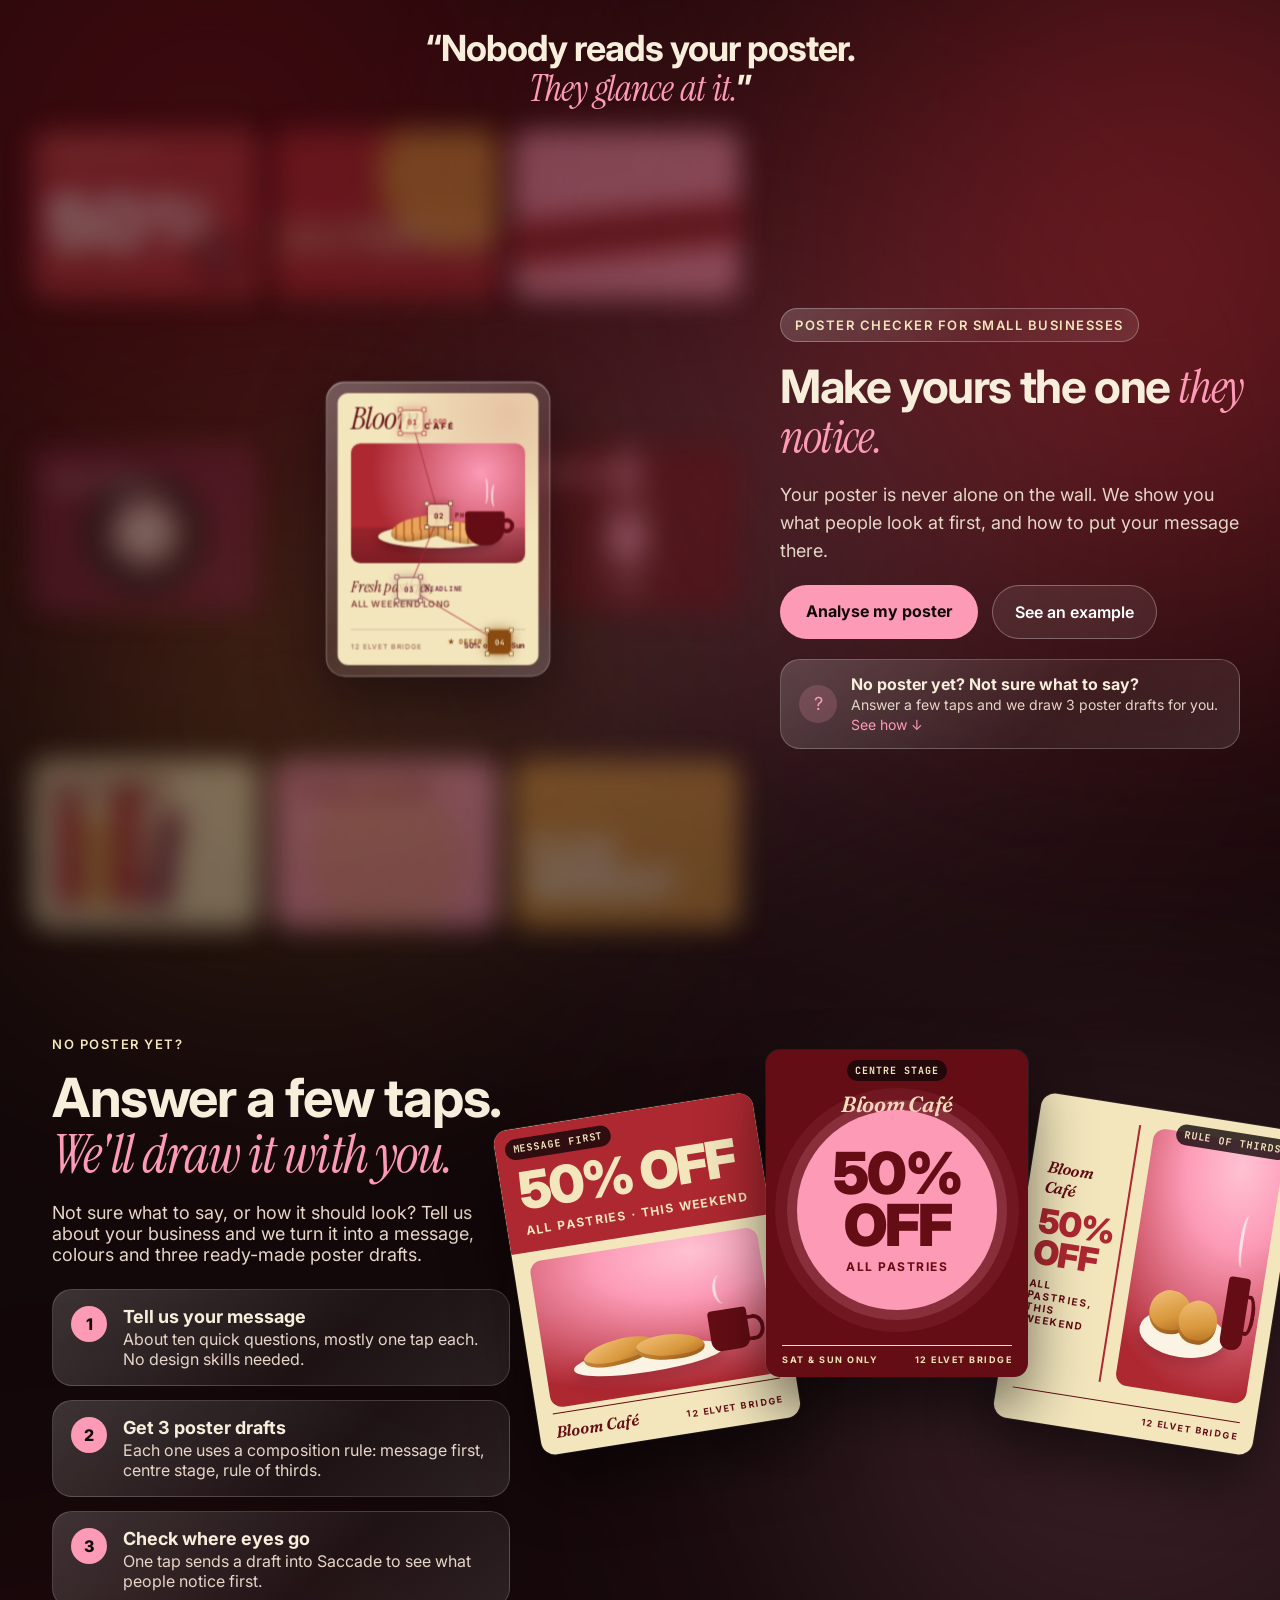
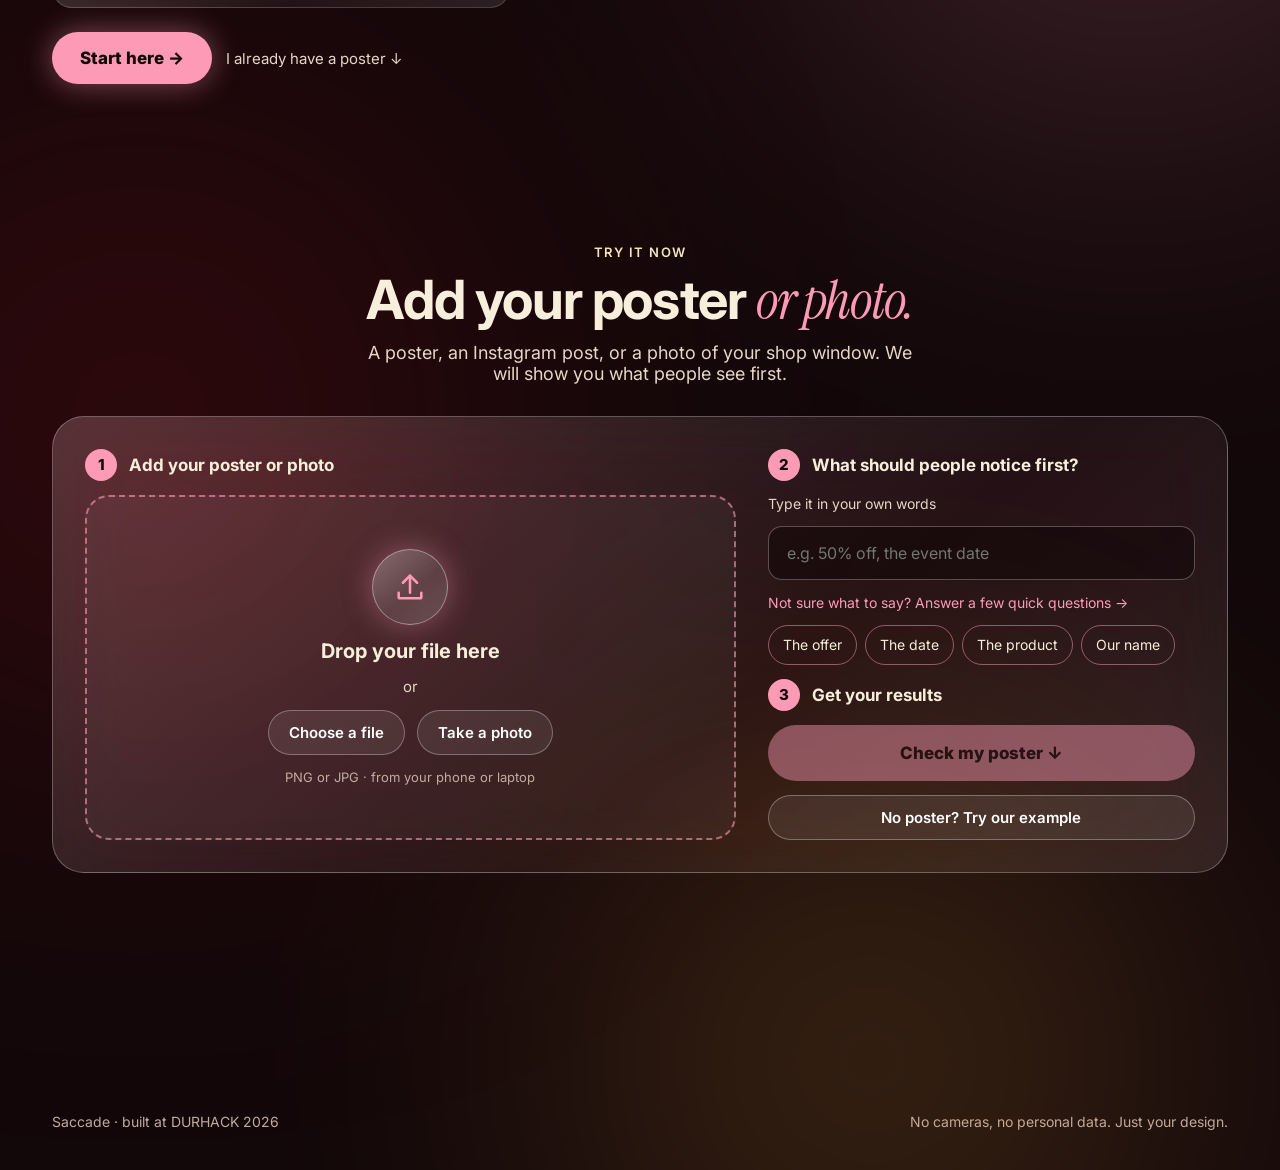
<file: frontend/index.html>
<!DOCTYPE html>
<html lang="en">
<head>
<meta charset="utf-8">
<meta name="viewport" content="width=device-width, initial-scale=1">
<title>Saccade · Make your poster impossible to miss</title>
<link rel="preconnect" href="https://fonts.googleapis.com">
<link rel="stylesheet" href="https://fonts.googleapis.com/css2?family=Inter:wght@400;500;600;700;800&family=Instrument+Serif:ital@0;1&family=JetBrains+Mono:wght@500;700&family=Fraunces:ital,opsz,wght@0,9..144,800;1,9..144,600&display=swap">
<link rel="stylesheet" href="style.css">
<link rel="stylesheet" href="opening.css">
</head>
<body>
<!-- colour-blind simulation filters (used on the results thumbnails) -->
<svg aria-hidden="true" width="0" height="0" style="position: absolute">
  <filter id="cbP"><feColorMatrix type="matrix" values="0.567 0.433 0 0 0  0.558 0.442 0 0 0  0 0.242 0.758 0 0  0 0 0 1 0"/></filter>
  <filter id="cbD"><feColorMatrix type="matrix" values="0.625 0.375 0 0 0  0.7 0.3 0 0 0  0 0.3 0.7 0 0  0 0 0 1 0"/></filter>
  <filter id="cbT"><feColorMatrix type="matrix" values="0.95 0.05 0 0 0  0 0.433 0.567 0 0  0 0.475 0.525 0 0  0 0 0 1 0"/></filter>
</svg>

<div class="page">
  <div class="glows">
  <div aria-hidden="true" style="position: absolute; top: -260px; left: -200px; width: 820px; height: 820px; border-radius: 50%; background: #640D14; opacity: 0.55; filter: blur(170px)"></div>
  <div aria-hidden="true" style="position: absolute; top: -120px; right: -260px; width: 760px; height: 760px; border-radius: 50%; background: #AD2831; opacity: 0.6; filter: blur(170px)"></div>
  <div aria-hidden="true" style="position: absolute; top: 300px; left: 36%; width: 520px; height: 520px; border-radius: 50%; background: #FD9BB7; opacity: 0.22; filter: blur(160px)"></div>
  <div aria-hidden="true" style="position: absolute; top: 500px; left: 6%; width: 420px; height: 420px; border-radius: 50%; background: #D8973C; opacity: 0.3; filter: blur(150px)"></div>
  <div aria-hidden="true" style="position: absolute; top: 1100px; right: -160px; width: 620px; height: 620px; border-radius: 50%; background: #FD9BB7; opacity: 0.22; filter: blur(170px)"></div>
  <div aria-hidden="true" style="position: absolute; top: 1700px; left: -180px; width: 640px; height: 640px; border-radius: 50%; background: #640D14; opacity: 0.45; filter: blur(180px)"></div>
  <div aria-hidden="true" style="position: absolute; top: 2400px; right: 10%; width: 560px; height: 520px; border-radius: 50%; background: #D8973C; opacity: 0.25; filter: blur(160px)"></div>
  <div aria-hidden="true" style="position: absolute; top: 3200px; left: 20%; width: 620px; height: 600px; border-radius: 50%; background: #AD2831; opacity: 0.4; filter: blur(180px)"></div>

  </div>

  <!-- ================= 1 · OPENING (plays on load) ================= -->
  <header id="top">
    <div style="position: relative; max-width: 1280px; margin: 0 auto; padding: 28px 32px; box-sizing: border-box; min-height: 760px">
      <p class="settle" style="margin: 0 auto 20px; max-width: 720px; text-align: center; font-size: 36px; line-height: 1.12; letter-spacing: -1px; font-weight: 700">“<span class="word" style="animation-delay: 0.30s">Nobody</span> <span class="word" style="animation-delay: 0.46s">reads</span> <span class="word" style="animation-delay: 0.62s">your</span> <span class="word" style="animation-delay: 0.78s">poster.</span><br><span class="word" style="animation-delay: 1.19s; font-family: 'Instrument Serif', serif; font-style: italic; font-weight: 400; color: #FD9BB7">They</span> <span class="word" style="animation-delay: 1.35s; font-family: 'Instrument Serif', serif; font-style: italic; font-weight: 400; color: #FD9BB7">glance</span> <span class="word" style="animation-delay: 1.51s; font-family: 'Instrument Serif', serif; font-style: italic; font-weight: 400; color: #FD9BB7">at</span> <span class="word" style="animation-delay: 1.67s; font-family: 'Instrument Serif', serif; font-style: italic; font-weight: 400; color: #FD9BB7">it.</span>”</p>
      <div style="display: flex; flex-wrap: wrap; gap: 40px; align-items: center">
        <div class="wallin" style="flex: 1 1 600px; min-width: 0; display: grid; grid-template-columns: repeat(3, minmax(0, 1fr)); gap: 14px; align-items: center">
          <div class="dim" aria-hidden="true" style="height: 168px; border-radius: 16px; overflow: hidden; position: relative; box-sizing: border-box; padding: 16px; background: #AD2831; filter: blur(14px); opacity: 0.4; "><div style="position: absolute; inset: 0; background: repeating-linear-gradient(135deg, rgba(255,255,255,0.14) 0 14px, transparent 14px 28px)"></div><div style="position: relative; font-size: 11px; font-weight: 800; letter-spacing: 2px; color: #F3E6BD">WEEKEND SALE</div><div style="position: relative; font-size: 76px; font-weight: 900; line-height: 0.9; margin-top: 28px; color: #FFFFFF">50%</div><div style="position: absolute; right: 14px; bottom: 14px; width: 54px; height: 54px; border-radius: 50%; background: #640D14; color: #FFFFFF; display: grid; place-items: center; font-weight: 800">OFF</div></div><div class="dim" aria-hidden="true" style="height: 168px; border-radius: 16px; overflow: hidden; position: relative; box-sizing: border-box; padding: 16px; background: #AD2831; filter: blur(14px); opacity: 0.4; "><div style="position: absolute; right: -30px; top: -30px; width: 150px; height: 150px; border-radius: 50%; background: #D8973C"></div><div style="position: absolute; left: 0; right: 0; bottom: 40px; height: 40px; background: repeating-linear-gradient(90deg, #F3E6BD 0 2px, transparent 2px 10px); opacity: 0.6"></div><div style="position: relative; font-family: 'Instrument Serif', serif; font-style: italic; font-weight: 400; font-size: 38px; line-height: 1; color: #F3E6BD; margin-top: 70px">Jazz Night</div></div><div class="dim" aria-hidden="true" style="height: 168px; border-radius: 16px; overflow: hidden; position: relative; box-sizing: border-box; padding: 16px; background: #FD9BB7; filter: blur(14px); opacity: 0.4; "><div style="position: absolute; inset: 0; background-image: radial-gradient(circle, rgba(255,255,255,0.8) 2px, transparent 3px), radial-gradient(circle, #AD2831 3px, transparent 4px); background-size: 26px 26px, 38px 38px; background-position: 0 0, 12px 18px"></div><div style="position: absolute; left: -10px; right: -10px; top: 80px; height: 46px; background: #AD2831; transform: rotate(-6deg)"></div><div style="position: absolute; left: 16px; top: 88px; font-size: 24px; font-weight: 900; color: #640D14; transform: rotate(-6deg)">GRAND OPENING</div></div><div class="dim" aria-hidden="true" style="height: 168px; border-radius: 16px; overflow: hidden; position: relative; box-sizing: border-box; padding: 16px; background: #6E1E3B; filter: blur(14px); opacity: 0.4; "><div style="position: absolute; left: 50%; top: 52%; width: 120px; height: 120px; margin: -60px 0 0 -60px; border-radius: 50%; background: radial-gradient(circle, #E8DFD0 0 30%, rgba(255,255,255,0.3) 31% 46%, #1A1919 47% 100%)"></div><div style="position: relative; font-family: 'Instrument Serif', serif; font-style: italic; font-weight: 400; font-size: 30px; color: #E8DFD0">New Menu</div></div><div style="display: grid; place-items: center; position: relative; z-index: 2"><div style="transform: scale(0.68)"><div class="focus"><div style="width: 330px; padding: 16px; border-radius: 28px; background: linear-gradient(140deg, rgba(255,255,255,0.3), rgba(255,255,255,0.1) 55%, rgba(255,255,255,0.18)); border: 1px solid rgba(255,255,255,0.42); backdrop-filter: blur(30px) saturate(180%); -webkit-backdrop-filter: blur(30px) saturate(180%); box-shadow: 0 30px 90px rgba(18,7,9,0.65), inset 0 1px 0 rgba(255,255,255,0.35)"><div style="position: relative; height: 400px; border-radius: 16px; overflow: hidden; background: radial-gradient(circle at 85% 8%, rgba(173,40,49,0.18), transparent 40%), #F3E6BD; color: #640D14">
          <div style="position: absolute; top: 14px; left: 20px; display: flex; align-items: baseline; gap: 8px">
            <span style="font-family: 'Instrument Serif', serif; font-style: italic; font-weight: 400; font-size: 46px; line-height: 1; letter-spacing: -1px">Bloom</span>
            <span style="font-size: 12px; font-weight: 800; letter-spacing: 3px">CAFÉ</span>
          </div>
          <div style="position: absolute; top: 74px; left: 20px; right: 20px; height: 176px; border-radius: 14px; overflow: hidden; background: radial-gradient(circle at 75% 25%, #FD9BB7, #AD2831 70%)">
            <div style="position: absolute; left: 0; right: 0; bottom: 0; height: 52px; background: linear-gradient(180deg, rgba(0,0,0,0.12), rgba(0,0,0,0.28))"></div>
            <div style="position: absolute; left: 40px; bottom: 22px; width: 180px; height: 34px; border-radius: 50%; background: #F3E6BD; box-shadow: 0 6px 14px rgba(0,0,0,0.25)"></div>
            <div style="position: absolute; left: 58px; bottom: 34px; width: 88px; height: 34px; border-radius: 50% / 60%; background: repeating-linear-gradient(100deg, #E9A35B 0 9px, #C2742F 9px 12px); transform: rotate(-12deg); box-shadow: inset 0 -6px 8px rgba(0,0,0,0.2)"></div>
            <div style="position: absolute; left: 120px; bottom: 30px; width: 76px; height: 30px; border-radius: 50% / 60%; background: repeating-linear-gradient(80deg, #F0B46C 0 8px, #C9803A 8px 11px); transform: rotate(10deg); box-shadow: inset 0 -6px 8px rgba(0,0,0,0.2)"></div>
            <div style="position: absolute; right: 30px; bottom: 26px; width: 58px; height: 50px; border-radius: 4px 4px 26px 26px; background: #640D14"></div>
            <div style="position: absolute; right: 16px; bottom: 44px; width: 22px; height: 22px; border-radius: 50%; border: 6px solid #640D14; box-sizing: border-box"></div>
            <div style="position: absolute; right: 40px; bottom: 82px; width: 10px; height: 34px; border-left: 3px solid rgba(255,255,255,0.7); border-radius: 50%"></div>
            <div style="position: absolute; right: 54px; bottom: 86px; width: 10px; height: 40px; border-right: 3px solid rgba(255,255,255,0.6); border-radius: 50%"></div>
          </div>
          <div style="position: absolute; top: 272px; left: 20px; right: 20px">
            <div style="font-family: 'Instrument Serif', serif; font-style: italic; font-weight: 400; font-size: 24px; line-height: 1.1">Fresh pastries,</div>
            <div style="font-size: 13px; font-weight: 600; letter-spacing: 1px; text-transform: uppercase; margin-top: 4px; opacity: 0.75">all weekend long</div>
          </div>
          <div style="position: absolute; left: 20px; right: 20px; bottom: 52px; height: 1px; background: rgba(100,13,20,0.25)"></div>
          <div style="position: absolute; bottom: 22px; left: 20px; font-size: 10px; letter-spacing: 1.5px; text-transform: uppercase; opacity: 0.7">12 Elvet Bridge</div>
          <div style="position: absolute; bottom: 22px; right: 20px; font-size: 11px; font-weight: 700; color: #640D14">50% off Sat–Sun</div>
          <svg aria-hidden="true" width="298" height="400" viewBox="0 0 298 400" style="position: absolute; inset: 0"><polyline class="draw" style="animation-delay: 4.6s; animation-duration: 1.4s" points="110,42 149,180 105,288 238,366" fill="none" stroke="#AD2831" stroke-opacity="0.75" stroke-width="1.5" stroke-dasharray="1200" stroke-dashoffset="0"></polyline></svg>
          <div class="fade" style="animation-delay: 5.0s"><div style="position: absolute; left: 93px; top: 25px; width: 34px; height: 34px; box-sizing: border-box; border: 1.5px solid #AD2831; background: rgba(243,230,189,0.82); color: #AD2831; box-shadow: 0 0 12px rgba(173,40,49,0.45); display: grid; place-items: center; font-family: 'JetBrains Mono', monospace; font-size: 11px; font-weight: 700">01<span style="position: absolute; left: -5px; top: -5px; width: 7px; height: 7px; box-sizing: border-box; border: 1.5px solid #AD2831; background: #F3E6BD"></span><span style="position: absolute; right: -5px; top: -5px; width: 7px; height: 7px; box-sizing: border-box; border: 1.5px solid #AD2831; background: #F3E6BD"></span><span style="position: absolute; left: -5px; bottom: -5px; width: 7px; height: 7px; box-sizing: border-box; border: 1.5px solid #AD2831; background: #F3E6BD"></span><span style="position: absolute; right: -5px; bottom: -5px; width: 7px; height: 7px; box-sizing: border-box; border: 1.5px solid #AD2831; background: #F3E6BD"></span></div><div style="position: absolute; left: 134px; top: 35px; width: 90px; font-family: 'JetBrains Mono', monospace; font-size: 10px; font-weight: 700; letter-spacing: 1px; text-transform: uppercase; color: #AD2831">logo</div></div><div class="fade" style="animation-delay: 5.35s"><div style="position: absolute; left: 132px; top: 163px; width: 34px; height: 34px; box-sizing: border-box; border: 1.5px solid #640D14; background: rgba(243,230,189,0.82); color: #640D14; box-shadow: 0 0 12px rgba(100,13,20,0.45); display: grid; place-items: center; font-family: 'JetBrains Mono', monospace; font-size: 11px; font-weight: 700">02<span style="position: absolute; left: -5px; top: -5px; width: 7px; height: 7px; box-sizing: border-box; border: 1.5px solid #640D14; background: #F3E6BD"></span><span style="position: absolute; right: -5px; top: -5px; width: 7px; height: 7px; box-sizing: border-box; border: 1.5px solid #640D14; background: #F3E6BD"></span><span style="position: absolute; left: -5px; bottom: -5px; width: 7px; height: 7px; box-sizing: border-box; border: 1.5px solid #640D14; background: #F3E6BD"></span><span style="position: absolute; right: -5px; bottom: -5px; width: 7px; height: 7px; box-sizing: border-box; border: 1.5px solid #640D14; background: #F3E6BD"></span></div><div style="position: absolute; left: 173px; top: 173px; width: 90px; font-family: 'JetBrains Mono', monospace; font-size: 10px; font-weight: 700; letter-spacing: 1px; text-transform: uppercase; color: #640D14">photo</div></div><div class="fade" style="animation-delay: 5.7s"><div style="position: absolute; left: 88px; top: 271px; width: 34px; height: 34px; box-sizing: border-box; border: 1.5px solid #6E1E3B; background: rgba(243,230,189,0.82); color: #6E1E3B; box-shadow: 0 0 12px rgba(110,30,59,0.45); display: grid; place-items: center; font-family: 'JetBrains Mono', monospace; font-size: 11px; font-weight: 700">03<span style="position: absolute; left: -5px; top: -5px; width: 7px; height: 7px; box-sizing: border-box; border: 1.5px solid #6E1E3B; background: #F3E6BD"></span><span style="position: absolute; right: -5px; top: -5px; width: 7px; height: 7px; box-sizing: border-box; border: 1.5px solid #6E1E3B; background: #F3E6BD"></span><span style="position: absolute; left: -5px; bottom: -5px; width: 7px; height: 7px; box-sizing: border-box; border: 1.5px solid #6E1E3B; background: #F3E6BD"></span><span style="position: absolute; right: -5px; bottom: -5px; width: 7px; height: 7px; box-sizing: border-box; border: 1.5px solid #6E1E3B; background: #F3E6BD"></span></div><div style="position: absolute; left: 129px; top: 281px; width: 90px; font-family: 'JetBrains Mono', monospace; font-size: 10px; font-weight: 700; letter-spacing: 1px; text-transform: uppercase; color: #6E1E3B">headline</div></div><div class="fade" style="animation-delay: 6.1s"><div style="position: absolute; left: 221px; top: 349px; width: 34px; height: 34px; box-sizing: border-box; border: 1.5px solid #8A4B12; background: #8A4B12; color: #F3E6BD; box-shadow: 0 0 0 3px rgba(138,75,18,0.25), 0 0 18px rgba(138,75,18,0.75); display: grid; place-items: center; font-family: 'JetBrains Mono', monospace; font-size: 11px; font-weight: 700">04<span style="position: absolute; left: -5px; top: -5px; width: 7px; height: 7px; box-sizing: border-box; border: 1.5px solid #8A4B12; background: #F3E6BD"></span><span style="position: absolute; right: -5px; top: -5px; width: 7px; height: 7px; box-sizing: border-box; border: 1.5px solid #8A4B12; background: #F3E6BD"></span><span style="position: absolute; left: -5px; bottom: -5px; width: 7px; height: 7px; box-sizing: border-box; border: 1.5px solid #8A4B12; background: #F3E6BD"></span><span style="position: absolute; right: -5px; bottom: -5px; width: 7px; height: 7px; box-sizing: border-box; border: 1.5px solid #8A4B12; background: #F3E6BD"></span></div><div style="position: absolute; left: 124px; text-align: right; top: 359px; width: 90px; font-family: 'JetBrains Mono', monospace; font-size: 10px; font-weight: 700; letter-spacing: 1px; text-transform: uppercase; color: #8A4B12">★ offer</div></div>
        </div></div></div></div></div><div class="dim" aria-hidden="true" style="height: 168px; border-radius: 16px; overflow: hidden; position: relative; box-sizing: border-box; padding: 16px; background: #640D14; filter: blur(14px); opacity: 0.4; "><div style="position: absolute; left: 30%; top: 0; width: 40%; height: 100%; background: linear-gradient(180deg, rgba(253,155,183,0.5), transparent); clip-path: polygon(40% 0, 60% 0, 100% 100%, 0 100%)"></div><div style="position: absolute; left: 50%; top: 70px; width: 34px; height: 46px; margin-left: -17px; border-radius: 17px; background: #FD9BB7"></div><div style="position: absolute; left: 50%; top: 116px; width: 6px; height: 40px; margin-left: -3px; background: #FD9BB7"></div><div style="position: relative; font-size: 22px; font-weight: 900; letter-spacing: 1px; color: #FD9BB7">OPEN MIC</div></div><div class="dim" aria-hidden="true" style="height: 168px; border-radius: 16px; overflow: hidden; position: relative; box-sizing: border-box; padding: 16px; background: #F3E6BD; filter: blur(14px); opacity: 0.4; "><div style="position: absolute; left: 24px; bottom: 20px; width: 26px; height: 110px; background: #AD2831; border-radius: 3px"></div><div style="position: absolute; left: 54px; bottom: 20px; width: 22px; height: 90px; background: #D8973C; border-radius: 3px"></div><div style="position: absolute; left: 80px; bottom: 20px; width: 30px; height: 124px; background: #AD2831; border-radius: 3px"></div><div style="position: absolute; left: 114px; bottom: 20px; width: 24px; height: 100px; background: #6E1E3B; border-radius: 3px; transform: rotate(8deg); transform-origin: bottom left"></div><div style="position: relative; font-size: 20px; font-weight: 900; color: #640D14">BOOK SWAP</div></div><div class="dim" aria-hidden="true" style="height: 168px; border-radius: 16px; overflow: hidden; position: relative; box-sizing: border-box; padding: 16px; background: #FD9BB7; filter: blur(14px); opacity: 0.4; "><div style="position: absolute; left: 50%; top: 58%; width: 150px; height: 150px; margin: -75px 0 0 -75px; border-radius: 50%; background: repeating-radial-gradient(circle, #D8973C 0 6px, transparent 6px 14px); opacity: 0.6"></div><div style="position: relative; font-size: 20px; font-weight: 800; letter-spacing: 3px; color: #640D14">YOGA CLUB</div></div><div class="dim" aria-hidden="true" style="height: 168px; border-radius: 16px; overflow: hidden; position: relative; box-sizing: border-box; padding: 16px; background: #D8973C; filter: blur(14px); opacity: 0.4; "><div style="position: absolute; inset: 0; background-image: linear-gradient(rgba(255,255,255,0.18) 1px, transparent 1px), linear-gradient(90deg, rgba(255,255,255,0.18) 1px, transparent 1px); background-size: 22px 22px"></div><div style="position: relative; font-size: 34px; font-weight: 900; line-height: 0.95; color: #FFFFFF; margin-top: 60px">FLEA<br>MARKET</div></div>
        </div>
        <div class="up" style="animation-delay: 6.3s; flex: 1 1 360px; min-width: 0; display: flex; flex-direction: column; gap: 20px">
          <div style="align-self: flex-start; padding: 8px 14px; border-radius: 999px; background: linear-gradient(140deg, rgba(255,255,255,0.18), rgba(255,255,255,0.05) 60%, rgba(255,255,255,0.1)); border: 1px solid rgba(255,255,255,0.28); backdrop-filter: blur(34px) saturate(170%); -webkit-backdrop-filter: blur(34px) saturate(170%); font-size: 13px; font-weight: 600; letter-spacing: 1.5px; text-transform: uppercase; color: #F3E6BD">Poster checker for small businesses</div>
          <h1 style="margin: 0; font-size: 46px; line-height: 1.05; letter-spacing: -1.4px">Make yours the one <span style="font-family: 'Instrument Serif', serif; font-style: italic; font-weight: 400; color: #FD9BB7">they notice.</span></h1>
          <p style="margin: 0; font-size: 18px; line-height: 1.55; color: #E6D6C8">Your poster is never alone on the wall. We show you what people look at first, and how to put your message there.</p>
          <div style="display: flex; gap: 14px; flex-wrap: wrap"><a href="#try" style="padding: 16px 26px; border-radius: 999px; background: #FD9BB7; color: #120709; font-weight: 700">Analyse my poster</a><button type="button" class="btn-ghost js-example" style="font-size: 16px; padding: 16px 22px">See an example</button></div>
          <a href="#make" class="glass-soft" style="display: flex; align-items: center; gap: 14px; padding: 14px 18px; border-radius: 20px; border: 1px solid rgba(255,255,255,0.22); color: var(--text); text-decoration: none; max-width: 460px">
            <span style="flex: 0 0 auto; width: 38px; height: 38px; border-radius: 50%; display: grid; place-items: center; background: rgba(253,155,183,0.18); color: #FD9BB7; font-size: 18px">?</span>
            <span><b style="display: block">No poster yet? Not sure what to say?</b><span style="font-size: 14px; color: #E6D6C8">Answer a few taps and we draw 3 poster drafts for you. <span style="color: #FD9BB7">See how ↓</span></span></span>
          </a>
        </div>
      </div>
    </div>
  </header>


  <!-- ================= 1b · NO POSTER YET? ================= -->
  <section id="make" class="section make">
    <div class="make-grid">
      <div class="make-text">
        <div class="eyebrow reveal">No poster yet?</div>
        <h2 class="big reveal">Answer a few taps. <span class="serif">We'll draw it with you.</span></h2>
        <p class="muted reveal" style="font-size: 18px; margin: 0">Not sure what to say, or how it should look? Tell us about your business and we turn it into a message, colours and three ready-made poster drafts.</p>
        <ol class="make-steps">
          <li class="reveal"><span>1</span><div><b>Tell us your message</b>About ten quick questions, mostly one tap each. No design skills needed.</div></li>
          <li class="reveal"><span>2</span><div><b>Get 3 poster drafts</b>Each one uses a composition rule: message first, centre stage, rule of thirds.</div></li>
          <li class="reveal"><span>3</span><div><b>Check where eyes go</b>One tap sends a draft into Saccade to see what people notice first.</div></li>
        </ol>
        <div class="reveal" style="display: flex; gap: 14px; flex-wrap: wrap; align-items: center">
          <a href="brief.html" class="btn" style="padding: 16px 28px; font-size: 17px">Start here →</a>
          <a href="#try" class="muted" style="font-size: 15px">I already have a poster ↓</a>
        </div>
      </div>
      <div class="make-fan" aria-hidden="true">
        <div class="mini m1 reveal">
          <div class="m1-top"><div class="m-big">50% OFF</div><div class="m-sub">all pastries · this weekend</div></div>
          <div class="m-art"><i class="plate"></i><i class="pa1"></i><i class="pa2"></i><i class="mug"></i><i class="steam"></i></div>
          <div class="m-foot"><span class="m-logo">Bloom Café</span><span>12 Elvet Bridge</span></div>
          <div class="m-label">Message first</div>
        </div>
        <div class="mini m2 reveal">
          <div class="m-logo m2-logo">Bloom Café</div>
          <div class="m2-circle"><div class="m-big">50%<br>OFF</div><div class="m-sub">all pastries</div></div>
          <div class="m-foot"><span>Sat &amp; Sun only</span><span>12 Elvet Bridge</span></div>
          <div class="m-label">Centre stage</div>
        </div>
        <div class="mini m3 reveal">
          <div class="m3-text"><div class="m-logo">Bloom Café</div><div class="m-big">50%<br>OFF</div><div class="m-sub">all pastries,<br>this weekend</div></div>
          <div class="m3-art"><div class="m-art"><i class="plate"></i><i class="pa1"></i><i class="pa2"></i><i class="mug"></i><i class="steam"></i></div></div>
          <div class="m-foot"><span></span><span>12 Elvet Bridge</span></div>
          <div class="m-label">Rule of thirds</div>
        </div>
      </div>
    </div>
  </section>

  <!-- ================= 2 · ADD YOUR POSTER ================= -->
  <section id="try" class="section">
    <div class="reveal center">
      <div class="eyebrow">Try it now</div>
      <h2 class="big">Add your poster <span class="serif">or photo.</span></h2>
      <p class="muted" style="margin: 0; font-size: 18px; max-width: 560px">A poster, an Instagram post, or a photo of your shop window. We will show you what people see first.</p>
    </div>

    <div class="upload-card glass-soft reveal">
      <div class="upload-left">
        <div class="step"><span>1</span>Add your poster or photo</div>
        <div class="dropzone" id="dropzone">
          <div class="drop-icon glass" id="dropIcon">
            <svg aria-hidden="true" width="34" height="34" viewBox="0 0 24 24" fill="none" stroke="#FD9BB7" stroke-width="1.8" stroke-linecap="round" stroke-linejoin="round"><path d="M12 16V4"/><path d="M7 9l5-5 5 5"/><path d="M4 16v3a1 1 0 0 0 1 1h14a1 1 0 0 0 1-1v-3"/></svg>
          </div>
          <div class="tap-wrap" id="tapWrap" hidden><img id="dropPreview" class="drop-preview" alt="Your poster. Tap where your message is."><div class="tap-star" id="tapStar" hidden>★</div></div>
          <div id="tapHint" class="tap-hint" hidden>👆 Tap where your message is on the poster (optional, makes the score more accurate)</div>
          <div id="dropTitle" style="font-size: 20px; font-weight: 700">Drop your file here</div>
          <div class="muted" style="font-size: 15px">or</div>
          <div style="display: flex; gap: 12px; flex-wrap: wrap; justify-content: center">
            <button type="button" class="btn-ghost" id="chooseBtn">Choose a file</button>
            <button type="button" class="btn-ghost" id="cameraBtn">Take a photo</button>
          </div>
          <div style="font-size: 13px; color: var(--muted-2)">PNG or JPG · from your phone or laptop</div>
          <input type="file" id="fileInput" accept="image/*" hidden>
          <input type="file" id="cameraInput" accept="image/*" capture="environment" hidden>
        </div>
      </div>

      <div class="upload-right">
        <div class="step"><span>2</span>What should people notice first?</div>
        <label for="goal" class="muted" style="font-size: 14px">Type it in your own words</label>
        <input id="goal" class="goal-input" placeholder="e.g. 50% off, the event date">
        <a href="brief.html" class="muted" style="font-size: 14px; color: var(--accent)">Not sure what to say? Answer a few quick questions →</a>
        <div class="chips">
          <button type="button" class="chip">The offer</button>
          <button type="button" class="chip">The date</button>
          <button type="button" class="chip">The product</button>
          <button type="button" class="chip">Our name</button>
        </div>
        <div class="step"><span>3</span>Get your results</div>
        <button type="button" class="btn" id="checkBtn" disabled style="margin-top: auto; padding: 18px; font-size: 17px">Check my poster ↓</button>
        <button type="button" class="btn-ghost js-example" style="justify-content: center">No poster? Try our example</button>
      </div>
    </div>
  </section>

  <!-- ================= 3 · RESULTS (filled in by app.js) ================= -->
  <section id="results" class="section" aria-live="polite">
    <div class="loading" id="loading"><div class="spinner"></div><span id="loadingText">Reading your poster…</span></div>

    <div class="results" id="resultsBox">
      <div class="res-head">
        <div style="display: flex; flex-direction: column; gap: 8px">
          <div class="eyebrow">Your results</div>
          <h2 id="resTitle">Fix 2 things and you'll <span class="serif">get noticed.</span></h2>
          <p class="muted" style="margin: 0; font-size: 17px">Your goal: people should notice <b id="resGoal" style="color: var(--text)">—</b> first.</p>
        </div>
        <div class="score-box glass">
          <div class="ring" id="ring"><div class="ring-inner"><b id="total">0</b><span class="muted" style="font-size: 12px">/ 100</span></div></div>
          <div style="display: flex; flex-direction: column; gap: 8px">
            <span class="badge" id="bandBadge">—</span>
            <span class="muted" id="potential" style="font-size: 14px"></span>
          </div>
        </div>
      </div>

      <div class="panel glass-soft">
        <div style="display: flex; justify-content: space-between; align-items: baseline; flex-wrap: wrap; gap: 8px">
          <h3>Where eyes go, and what to fix</h3>
          <div style="display: flex; gap: 10px; flex-wrap: wrap"><button type="button" class="btn-ghost" id="hearBtn">🎵 Hear your poster</button><button type="button" class="btn-ghost" id="gridBtn" aria-pressed="false">▦ Thirds grid</button><button type="button" class="btn-ghost" id="fixedBtn" hidden>✨ Show the fixed poster</button><button type="button" class="btn-ghost mono" id="replayPath" style="font-size: 12px; letter-spacing: 1px">● REPLAY EYE PATH</button><a href="glance.html" class="btn" style="font-size: 14px; padding: 10px 18px">👁 Test it on real eyes</a></div>
        </div>
        <div class="annot-wrap">
          <div class="annot glass">
            <div class="annot-img-box" id="annotBox">
              <img id="annotImg" alt="Your poster with the predicted eye path">
              <svg class="annot-svg" viewBox="0 0 100 100" preserveAspectRatio="none" aria-hidden="true">
                <polyline id="pathLine" fill="none" stroke="#640D14" stroke-opacity="0.75" stroke-width="1.5" vector-effect="non-scaling-stroke" points=""/>
              </svg>
              <svg class="annot-svg" id="thirds" viewBox="0 0 100 100" preserveAspectRatio="none" aria-hidden="true" hidden>
                <line x1="33.33" y1="0" x2="33.33" y2="100"/><line x1="66.66" y1="0" x2="66.66" y2="100"/>
                <line x1="0" y1="33.33" x2="100" y2="33.33"/><line x1="0" y1="66.66" x2="100" y2="66.66"/>
              </svg>
              <div id="markers"></div>
              <div class="gaze" id="gaze" hidden></div>
            </div>
          </div>
          <div class="fix-list"><div id="musicBox" class="fix glass" hidden></div><div id="localNote" class="fix glass" hidden></div><div id="fixList" style="display: flex; flex-direction: column; gap: 12px"></div></div>
        </div>
      </div>

      <div class="stats-row">
        <div class="breakdown glass">
          <h3 style="margin: 18px 0 4px">Score breakdown</h3>
          <div class="bd-head"><span>Check</span><span>Score</span><span>What this means</span></div>
          <div id="bdRows"></div>
        </div>
        <div class="hex-card glass">
          <h3 style="align-self: flex-start">Your poster's stats</h3>
          <p class="muted" style="margin: 0; align-self: flex-start; font-size: 14px">The bigger the shape, the stronger the poster.</p>
          <div id="hex" style="padding: 30px 40px; width: 100%; display: flex; justify-content: center"></div>
          <div class="legend" id="hexLegend"></div>
        </div>
      </div>

      <div class="access-row">
        <div class="cb-card glass-soft">
          <div style="display: flex; justify-content: space-between; align-items: center; flex-wrap: wrap; gap: 10px">
            <div><div class="eyebrow">Accessibility</div><h3 style="margin-top: 6px">Colour-blind check</h3></div>
            <span class="badge" id="cbBadge" hidden></span>
          </div>
          <p class="muted" style="margin: 0; font-size: 14px; line-height: 1.5">About 1 in 12 men and 1 in 200 women are colour-blind. This is how your poster looks to them. Check your main message is still easy to spot.</p>
          <div class="cb-grid" id="cbGrid"></div>
        </div>
        <div class="read-card glass-soft">
          <div style="display: flex; justify-content: space-between; align-items: center; flex-wrap: wrap; gap: 10px">
            <div><div class="eyebrow">Accessibility</div><h3 style="margin-top: 6px">Reading level</h3></div>
            <span class="badge" id="readBadge">—</span>
          </div>
          <p class="muted" style="margin: 0; font-size: 14px; line-height: 1.5">How easy your words are to understand at a glance.</p>
          <div class="read-scale"><div class="read-marker" id="readMarker" style="left: 0%"></div><div class="read-tag" id="readTag" style="left: 0%">—</div></div>
          <div style="display: flex; justify-content: space-between; font-size: 12px; color: var(--muted)"><span>✓ Age 8</span><span>◆ Age 12</span><span>▲ Age 16</span><span>✕ University</span></div>
          <div class="read-stats"><div><b id="rWords">–</b><span>words</span></div><div><b id="rSecs">–</b><span>to read</span></div><div><b id="rHard">–</b><span>hard words</span></div></div>
          <div id="readTip" style="font-size: 14px; line-height: 1.5"></div>
        </div>
      </div>
    </div>
  </section>

  <footer>
    <span>Saccade · built at DURHACK 2026</span>
    <span>No cameras, no personal data. Just your design.</span>
  </footer>
</div>

<script src="analyze.js?v=2"></script>
<script src="sound.js"></script>
<script src="app.js"></script>
</body>
</html>
</file>
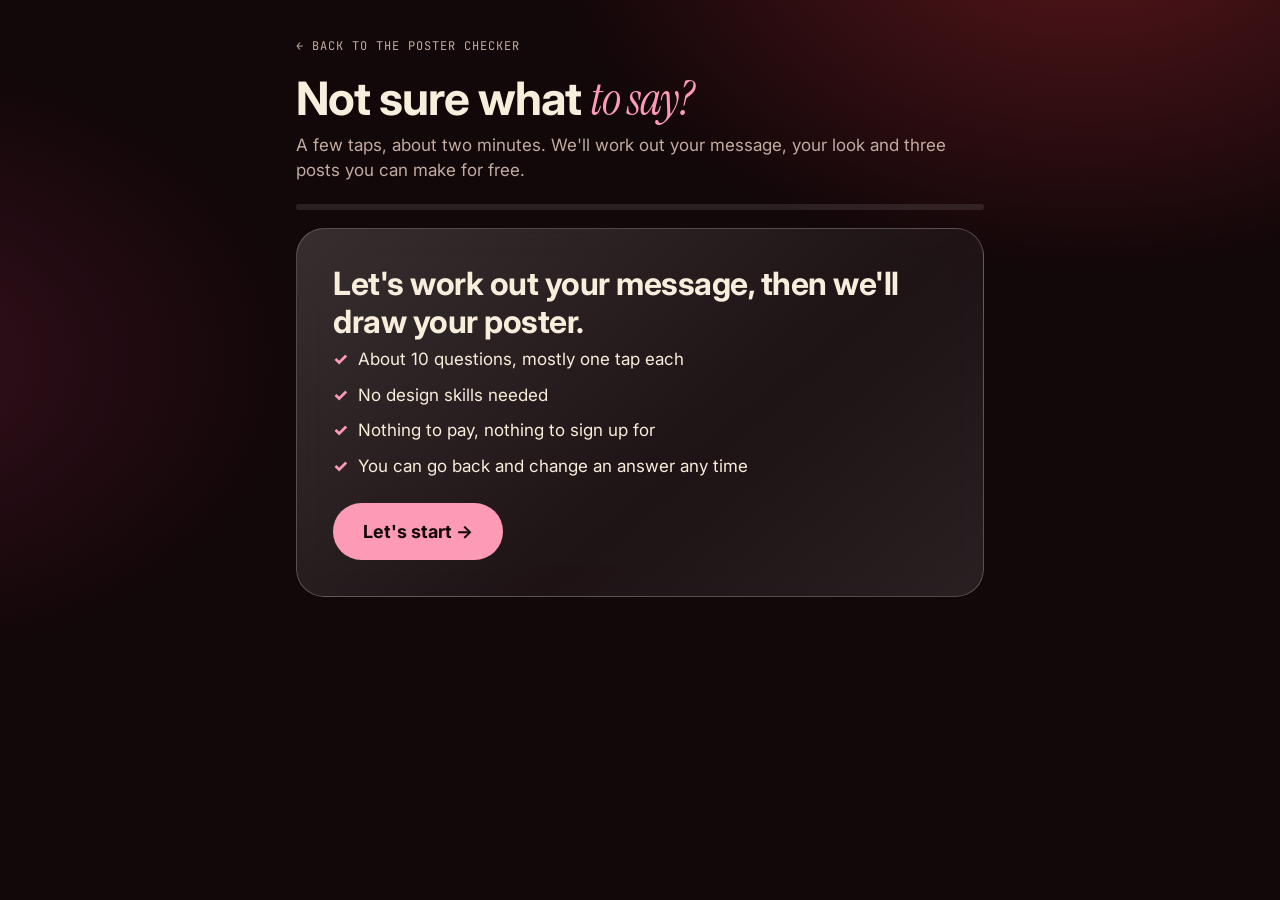
<file: frontend/brief.html>
<!DOCTYPE html>
<html lang="en">
<head>
<meta charset="UTF-8">
<meta name="viewport" content="width=device-width, initial-scale=1">
<title>Not sure what to say? · Saccade</title>
<link rel="preconnect" href="https://fonts.googleapis.com">
<link rel="stylesheet" href="https://fonts.googleapis.com/css2?family=Inter:wght@400;500;600;700;800&family=Instrument+Serif:ital@0;1&family=JetBrains+Mono:wght@500;700&family=Poppins:wght@600;800&family=Montserrat:wght@500;800&family=Fraunces:opsz,wght@9..144,600;9..144,800&display=swap">
<style>
  /* Cherry Velvet, same as the rest of Saccade */
  :root {
    --bg: #120709; --bg-2: #2A0F14;
    --ink: #F7EEDC; --muted: #C2ACA2; --label: #F3E6BD;
    --line: rgba(255,255,255,0.16);
    --accent: #FD9BB7; --hi: #D8973C;
    --glass: linear-gradient(140deg, rgba(255,255,255,0.16), rgba(255,255,255,0.05) 60%, rgba(255,255,255,0.1));
    --serif: 'Instrument Serif', Georgia, serif; --mono: 'JetBrains Mono', ui-monospace, monospace;
  }
  * { box-sizing: border-box; }
  [hidden] { display: none !important; }
  body {
    margin: 0; min-height: 100vh; color: var(--ink); line-height: 1.5;
    font-family: Inter, system-ui, sans-serif;
    background: radial-gradient(900px 600px at 85% -10%, rgba(173,40,49,0.45), transparent 60%),
                radial-gradient(700px 500px at -10% 40%, rgba(110,30,59,0.4), transparent 60%), var(--bg);
    background-attachment: fixed;
  }
  .wrap { max-width: 720px; margin: 0 auto; padding: 32px 16px 72px; }
  header h1 { font-size: clamp(32px, 5vw, 46px); line-height: 1.1; margin: 0 0 8px; letter-spacing: -1px; }
  header h1 em { font-family: var(--serif); font-weight: 400; color: var(--accent); }
  header p { margin: 0 0 20px; color: var(--muted); font-size: 17px; }
  .back { display: inline-block; margin-bottom: 18px; color: var(--muted); text-decoration: none; font-family: var(--mono); font-size: 12px; letter-spacing: 1px; text-transform: uppercase; }
  .back:hover { color: var(--ink); }
  .progress { height: 6px; background: rgba(255,255,255,0.1); border-radius: 3px; overflow: hidden; margin-bottom: 18px; }
  .progress > span { display: block; height: 100%; width: 0; background: linear-gradient(90deg, #AD2831, var(--accent)); transition: width 0.4s ease; }

  #log { display: flex; flex-direction: column; gap: 10px; }
  .msg { max-width: 86%; padding: 11px 15px; border-radius: 18px; white-space: pre-wrap; }
  .msg.bot { background: var(--glass); border: 1px solid var(--line); border-top-left-radius: 6px; align-self: flex-start; backdrop-filter: blur(14px); -webkit-backdrop-filter: blur(14px); }
  .msg.me { background: var(--accent); color: var(--bg); font-weight: 600; border-top-right-radius: 6px; align-self: flex-end; }
  .typing { color: var(--muted); font-style: italic; }

  #composer { margin-top: 16px; display: flex; flex-direction: column; gap: 10px; }
  .row { display: flex; flex-wrap: wrap; gap: 8px; }
  .chip {
    font: inherit; padding: 8px 16px; border-radius: 999px; cursor: pointer;
    border: 1.5px solid rgba(253,155,183,0.6); background: rgba(253,155,183,0.08); color: var(--accent); font-weight: 600;
  }
  .chip:hover { background: rgba(253,155,183,0.18); }
  .chip.on { background: var(--accent); color: var(--bg); border-color: var(--accent); }
  .chip.soft { border-color: var(--line); color: var(--ink); font-weight: 500; background: rgba(255,255,255,0.05); }
  .field { display: flex; gap: 8px; }
  .field input {
    flex: 1; font: inherit; padding: 12px 14px; border: 1px solid var(--line); border-radius: 14px; background: rgba(255,255,255,0.07); color: var(--ink);
  }
  .field input::placeholder { color: var(--muted); }
  button.primary {
    font: inherit; font-weight: 700; border: 0; border-radius: 999px; padding: 11px 20px;
    background: var(--accent); color: var(--bg); cursor: pointer;
  }
  button.primary:disabled { opacity: 0.4; cursor: not-allowed; }
  .hint { font-size: 0.88rem; color: var(--muted); }
  :focus-visible { outline: 3px solid var(--accent); outline-offset: 2px; }

  /* the brief */
  .brief { background: var(--glass); border: 1px solid rgba(255,255,255,0.22); border-radius: 26px; padding: 26px; margin-top: 8px; backdrop-filter: blur(18px); -webkit-backdrop-filter: blur(18px); }
  .brief h2 { margin: 0 0 4px; font-size: 1.6rem; letter-spacing: -0.5px; }
  .brief h3 { margin: 24px 0 8px; font-family: var(--mono); font-size: 0.74rem; letter-spacing: 0.12em; text-transform: uppercase; color: var(--label); }
  .core { font-size: 1.5rem; font-weight: 700; line-height: 1.25; letter-spacing: -0.01em; }
  .core mark { background: var(--accent); color: var(--bg); padding: 0 6px; border-radius: 4px; }
  .swatches { display: flex; flex-wrap: wrap; gap: 8px; margin-bottom: 8px; }
  .sw { width: 86px; height: 54px; border-radius: 10px; display: flex; align-items: flex-end; padding: 4px 6px; font-family: var(--mono); font-size: 0.68rem; border: 1px solid rgba(255,255,255,0.2); }
  .ideas { display: grid; gap: 10px; }
  .idea { border: 1px solid var(--line); border-radius: 16px; padding: 14px 16px; background: rgba(255,255,255,0.04); }
  .idea b { display: block; }
  .tag { display: inline-block; font-size: 0.7rem; font-weight: 700; padding: 1px 9px; border-radius: 999px; background: var(--hi); color: var(--bg); margin-left: 6px; vertical-align: 1px; }
  .tag.later { background: rgba(255,255,255,0.12); color: var(--muted); }
  .notice { font-size: 0.9rem; color: var(--muted); margin-top: 4px; }
  .brief ul { margin: 0; padding-left: 20px; }
  .brief li { margin-bottom: 4px; }
  .actions { display: flex; flex-wrap: wrap; gap: 10px; margin-top: 26px; }
  a.primary { text-decoration: none; display: inline-block; font-weight: 700; border-radius: 999px; padding: 12px 20px; background: var(--accent); color: var(--bg); }
  button.secondary { font: inherit; font-weight: 600; padding: 11px 18px; border-radius: 999px; border: 1px solid var(--line); background: rgba(255,255,255,0.06); color: var(--ink); cursor: pointer; }
  button.secondary:hover { background: rgba(255,255,255,0.12); }

  /* step-by-step questions (one per screen) */
  .topbar { display: flex; align-items: center; justify-content: space-between; margin-bottom: 10px; min-height: 40px; }
  .backbtn { font: inherit; font-size: 16px; font-weight: 600; color: var(--ink); background: rgba(255,255,255,0.06); border: 1px solid var(--line); border-radius: 999px; padding: 8px 16px; cursor: pointer; }
  .backbtn:disabled { visibility: hidden; }
  .steptxt { font-size: 15px; color: var(--muted); }
  .card { background: var(--glass); border: 1px solid rgba(255,255,255,0.22); border-radius: 28px; padding: clamp(22px, 5vw, 36px); backdrop-filter: blur(18px); -webkit-backdrop-filter: blur(18px); animation: cardIn .35s ease both; }
  @keyframes cardIn { from { opacity: 0; transform: translateY(14px); } to { opacity: 1; transform: none; } }
  .card h2 { font-size: clamp(24px, 4.2vw, 32px); line-height: 1.2; letter-spacing: -0.5px; margin: 0 0 6px; }
  .card .sub { color: var(--muted); font-size: 17px; margin: 0 0 22px; }
  .note { display: inline-block; background: rgba(216,151,60,0.16); border: 1px solid rgba(216,151,60,0.45); color: #F3D8A8; border-radius: 14px; padding: 8px 14px; font-size: 15px; margin-bottom: 16px; }
  .tiles { display: grid; grid-template-columns: repeat(auto-fill, minmax(220px, 1fr)); gap: 12px; }
  .tile { font: inherit; font-size: 18px; font-weight: 600; text-align: left; color: var(--ink); min-height: 64px; padding: 16px 18px; border-radius: 18px; cursor: pointer;
    background: rgba(255,255,255,0.06); border: 1.5px solid rgba(255,255,255,0.18); display: flex; align-items: center; gap: 12px; transition: background .15s, border-color .15s, transform .1s; }
  .tile:hover { background: rgba(253,155,183,0.1); border-color: rgba(253,155,183,0.6); }
  .tile:active { transform: scale(0.98); }
  .tile .box { flex: 0 0 auto; width: 26px; height: 26px; border-radius: 50%; border: 2px solid rgba(255,255,255,0.35); display: grid; place-items: center; font-size: 15px; color: var(--bg); }
  .tile.multi .box { border-radius: 8px; }
  .tile.on { background: rgba(253,155,183,0.2); border-color: var(--accent); }
  .tile.on .box { background: var(--accent); border-color: var(--accent); }
  .bigin { width: 100%; font: inherit; font-size: 20px; padding: 16px 18px; border-radius: 18px; border: 1.5px solid rgba(255,255,255,0.25); background: rgba(255,255,255,0.07); color: var(--ink); }
  .bigin:focus { border-color: var(--accent); outline: none; }
  .bigin::placeholder { color: var(--muted); }
  .starters { display: flex; flex-wrap: wrap; gap: 8px; margin: 14px 0 0; }
  .nextrow { display: flex; align-items: center; gap: 14px; margin-top: 24px; flex-wrap: wrap; }
  .nextbtn { font: inherit; font-size: 18px; font-weight: 700; border: 0; border-radius: 999px; padding: 15px 30px; background: var(--accent); color: var(--bg); cursor: pointer; }
  .nextbtn:disabled { opacity: 0.35; cursor: not-allowed; }
  .linkish { font: inherit; font-size: 16px; background: none; border: 0; color: var(--accent); cursor: pointer; padding: 6px 0; text-decoration: underline; text-underline-offset: 3px; }
  .welcome ul { list-style: none; padding: 0; margin: 0 0 6px; display: grid; gap: 10px; font-size: 17px; }
  .welcome li::before { content: "✓"; color: var(--accent); font-weight: 800; margin-right: 10px; }
  .drafts { display: grid; grid-template-columns: repeat(auto-fill, minmax(190px, 1fr)); gap: 16px; }
  .draft { display: flex; flex-direction: column; gap: 8px; }
  .draft canvas { width: 100%; height: auto; border-radius: 12px; box-shadow: 0 10px 30px rgba(0,0,0,0.45); background: #222; }
  .draft b { font-size: 15px; }
  .draft .why { font-size: 13.5px; color: var(--muted); line-height: 1.4; }
  .draft .btns { display: flex; gap: 6px; flex-wrap: wrap; }
  .draft .btns a, .draft .btns button { font: inherit; font-size: 13px; font-weight: 700; padding: 8px 12px; border-radius: 999px; text-decoration: none; cursor: pointer; }
  .draft .btns a { background: var(--accent); color: var(--bg); border: 0; }
  .draft .btns button { background: rgba(255,255,255,0.06); color: var(--ink); border: 1px solid var(--line); }
</style>
</head>
<body>
<div class="wrap">
  <a class="back" href="./#try">← Back to the poster checker</a>
  <header>
    <h1>Not sure what <em>to say?</em></h1>
    <p>A few taps, about two minutes. We'll work out your message, your look and three posts you can make for free.</p>
  </header>
  <div class="topbar" id="topbar" hidden>
    <button type="button" class="backbtn" id="backBtn">← Back</button>
    <span id="stepTxt" class="steptxt"></span>
  </div>
  <div class="progress" aria-hidden="true"><span id="bar"></span></div>
  <main id="stage" aria-live="polite"></main>
  <noscript>This page needs JavaScript to run.</noscript>
</div>

<script>
/* =====================================================================
   1. PURE LOGIC (no page code here, easy to test and to change)
   ===================================================================== */
const words = s => s.trim().split(/\s+/).filter(Boolean);
const cap = s => s ? s.charAt(0).toUpperCase() + s.slice(1) : s;

// Guess what kind of message the owner wants to promote.
function classify(t) {
  const s = t.toLowerCase();
  if (/(\d+\s?%|\boff\b|\bsale\b|discount|\bdeal\b|£|bogof|2[- ]?for[- ]?1|voucher|half price|\bfree\b)/.test(s)) return 'offer';
  if (/(\bcall\b|\bbook\b|booking|appointment|repair|\bfix|plumb|electric|clean|haircut|barber|salon|\bmot\b|garage|lesson|tutor|therapy|massage|delivery service|hiring|we are hiring)/.test(s)) return 'service';
  if (/(night|event|party|workshop|market|launch|opening|open mic|class|festival|gig|concert|tournament|meetup|social|show|live music)/.test(s)) return 'event';
  if (/(menu|\bnew\b|flavou?r|collection|range|dish|product|batch|season|special|arrival|drink|bake|coffee|cake|hand-?made|candle|jewel|print|clothing|soap|plant)/.test(s)) return 'product';
  return 'story';
}

// "Jazz night on Friday, 2-for-1 cocktails" -> two separate messages.
// Only splits when EVERY piece has at least two words, so "pastries and coffee" stays whole.
function splitIdeas(t) {
  const parts = t.split(/\s*(?:,|;|&|\+|\band\b|\bplus\b|\/)\s*/i).map(p => p.trim()).filter(Boolean);
  const real = parts.filter(p => words(p).length >= 2);
  return (real.length >= 2 && real.length === parts.length) ? real.slice(0, 4) : [];
}

const PALETTES = {
  Cosy: ['#E8B07A', '#7A4B2A', '#FFF3E0'], Sleek: ['#111111', '#F5F5F5', '#C8A96A'],
  Playful: ['#FF5E5B', '#FFD23F', '#3BCEAC'], Serious: ['#12263A', '#FFFFFF', '#D1495B'],
  Handmade: ['#C97B4A', '#F2E3C6', '#4F6D5A'], Modern: ['#1D3557', '#F1FAEE', '#E63946'],
  Bold: ['#FF3D00', '#111111', '#FFE600'], Calm: ['#A8C3BC', '#F6F3EE', '#3D5A80'],
  Friendly: ['#FF8C42', '#FFF1D6', '#2A9D8F'], Premium: ['#1B1B1B', '#D4AF37', '#F7F1E3']
};
const FONTS = {
  Playful: 'Poppins (bold for the main message) with Nunito for small text',
  Bold: 'Poppins (bold for the main message) with Nunito for small text',
  Friendly: 'Poppins (bold for the main message) with Nunito for small text',
  Sleek: 'Montserrat or Inter, with lots of empty space',
  Modern: 'Montserrat or Inter, with lots of empty space',
  Premium: 'Montserrat or Inter, with lots of empty space',
  Cosy: 'Fraunces or Lora for the headline, Inter for small text',
  Handmade: 'Fraunces or Lora for the headline, Inter for small text',
  Serious: 'Inter or Source Serif, regular weight, generous spacing',
  Calm: 'Inter or Source Serif, regular weight, generous spacing'
};
const VOICES = {
  Playful: 'Light and a little cheeky. Use emoji sparingly.',
  Serious: 'Calm and confident. No exclamation marks.',
  Premium: 'Calm and confident. No exclamation marks.',
  Cosy: 'Warm, like talking to a regular.',
  Friendly: 'Warm, like talking to a regular.',
  Handmade: 'Warm and honest, like talking to a regular.',
  Bold: 'Short and punchy.',
  Sleek: 'Clean and direct. Fewer words.',
  Modern: 'Clean and direct. Fewer words.',
  Calm: 'Gentle and reassuring.'
};
const PHOTOS = {
  Cosy: 'warm light, close-ups of hands, steam and texture',
  Handmade: 'warm light, close-ups of hands, steam and texture',
  Sleek: 'clean backgrounds with plenty of empty space',
  Modern: 'clean backgrounds with plenty of empty space',
  Premium: 'clean backgrounds with plenty of empty space',
  Playful: 'bright, close and a bit messy is fine',
  Bold: 'bright, close and a bit messy is fine',
  Friendly: 'bright, natural, with people in the shot',
  Calm: 'soft daylight and wider shots',
  Serious: 'soft daylight, one subject, nothing in the background'
};

function ideasFor(A) {
  const when = A.when && A.when !== 'No end date' ? A.when : '';
  const type = A.offerType || 'story';
  let list;
  if (type === 'offer') list = [
    { title: 'The big number', what: `Make "${A.offer}" the biggest thing on the post, about a third of the space. Your name goes small in a corner${when ? `, with "${when.toLowerCase()}" underneath` : ''}.`, notice: 'The offer' },
    { title: 'One photo, one line', what: 'Use your best photo of what you sell and put the offer as a single short line on a calm part of the picture.', notice: 'The offer, then the photo' },
    { title: 'Last-chance reminder', what: when ? 'Post the same offer again on the last day with "ends tonight" or "last day".' : 'Repeat the offer once a week with a fresh photo, so regulars keep seeing it.', notice: when ? 'The deadline' : 'The offer' }
  ];
  else if (type === 'event') list = [
    { title: 'Date first', what: `Make the day and time the biggest text${A.when ? ` ("${A.when}")` : ''}, then the event name just below it. Add the place in smaller text.`, notice: 'The date' },
    { title: 'Behind the scenes', what: 'Post a 10-second clip or photo of you getting ready for it, with the event name as the only caption line.', notice: 'The event name' },
    { title: 'The day-before reminder', what: 'Post a simple "tomorrow" or "tonight" reminder with the same layout as your first post, so people recognise it.', notice: '"Tonight" or "Tomorrow"' }
  ];
  else if (type === 'product') list = [
    { title: 'Hero shot', what: 'One close-up photo of it on a plain background, with its name below in large text.', notice: 'The product' },
    { title: 'Made today', what: `A short clip or photo of it being made or prepared${A.special ? `, with "${A.special}" as the caption` : ''}.`, notice: 'The process' },
    { title: 'First reactions', what: 'Ask a customer what they think and post a photo with their one-line quote.', notice: 'The quote' }
  ];
  else if (type === 'service') list = [
    { title: 'Problem, then fix', what: `Start with the problem your customers have, in big text, then one line saying you fix it${A.book ? `, and "${A.book}" underneath` : ''}.`, notice: 'The problem you solve' },
    { title: 'Before and after', what: 'Two photos side by side: before and after your work. One short caption, no paragraphs.', notice: 'The difference' },
    { title: 'Book in one step', what: `Make how to book the biggest thing${A.book ? ` ("${A.book}")` : ''}, with your name and one line about what you do.`, notice: 'How to book' }
  ];
  else list = [
    { title: 'Meet the maker', what: 'A friendly portrait of you or your team with one sentence about why you do this.', notice: 'Your face' },
    { title: 'Why we started', what: 'A photo of where it all began with a short caption in your own words.', notice: 'The first line of your story' },
    { title: "Regulars' favourites", what: 'A post showing what regulars order most, with the name of each favourite.', notice: 'The favourite' }
  ];
  return list.map((x, i) => ({ ...x, tag: i === 0 ? 'Start here' : 'If you have time' }));
}

function whereFor(A) {
  const map = {
    'Instagram': 'Instagram: post idea 1 as a portrait image (1080 × 1350) and repeat the message as a story (1080 × 1920).',
    'WhatsApp': 'WhatsApp: send the image with a one-line caption to a broadcast list or your Status, and ask regulars to forward it.',
    'Facebook group': 'Local Facebook groups: share the same image and write the offer in the caption too. Check the group rules on promotion first.',
    'Shop window or poster': 'Shop window: print idea 1 at A4 or A3 and put the main message where eyes land at standing height.',
    'Word of mouth': 'Word of mouth: say it out loud at the till and put it on a small card with each receipt.'
  };
  return (A.channels || []).map(c => map[c]).filter(Boolean);
}

function freeTipsFor(A) {
  const has = x => (A.assets || []).includes(x);
  const tier = (A.budget || '').startsWith('Almost') ? 0 : (A.budget || '').startsWith('Some') ? 1 : 2;
  const tips = [];
  if (has('Phone photos') || has('Nothing yet') || !(A.assets || []).length)
    tips.push('Photos: use your phone next to a window in daylight, no flash, and wipe the lens first.');
  tips.push(has('A Canva account')
    ? 'Design: start from a blank 1080 × 1350 post in Canva and keep only the main message and your name.'
    : 'Design: Canva has a free plan with "Instagram Post" templates. Delete everything except the main message and your name.');
  tips.push('Fonts and colours: use only the ones in this brief. Everything is free on Google Fonts and Canva.');
  tips.push(tier === 0 ? 'Time: do only idea 1 this week. It takes about 15 minutes.'
    : tier === 1 ? 'Time: do ideas 1 and 2 this week and keep idea 3 for next week.'
    : 'Time: spread all three over a week, one post every two or three days.');
  if (tier > 0 && (A.channels || []).includes('Shop window or poster'))
    tips.push('Optional: print your window poster at a local print shop. It is usually a few pounds.');
  return tips;
}

function buildBrief(A) {
  const vibes = A.vibe && A.vibe.length ? A.vibe : ['Friendly'];
  const colours = [];
  vibes.slice(0, 2).forEach((v, i) => (PALETTES[v] || []).slice(0, i === 0 ? 3 : 2).forEach(c => { if (!colours.includes(c)) colours.push(c); }));
  const voice = [...new Set(vibes.slice(0, 2).map(v => VOICES[v]).filter(Boolean))].join(' ');
  const when = A.when && A.when !== 'No end date' ? A.when : '';
  let core = cap(A.offer || 'Your main message');
  if (A.offerType === 'offer' && when) core += ' · ' + when.toLowerCase();
  if (A.offerType === 'event' && A.when) core += ' · ' + A.when;
  if (A.offerType === 'product' && A.special) core += ' · ' + A.special;
  if (A.offerType === 'service' && A.book) core += ' · ' + A.book;
  return {
    core,
    notice: (A.offer || '').slice(0, 80),
    audience: cap(A.audience || 'Your regulars'),
    different: A.why ? cap(A.why) : '',
    tone: vibes.map(v => v.toLowerCase()).join(', '),
    voice,
    colours: colours.slice(0, 5),
    font: FONTS[vibes[0]] || FONTS.Friendly,
    photo: PHOTOS[vibes[0]] || PHOTOS.Friendly,
    ideas: ideasFor(A),
    where: whereFor(A),
    free: freeTipsFor(A)
  };
}

function briefToText(b) {
  const L = [];
  L.push('MY CREATIVE BRIEF', '', 'Core message: ' + b.core, 'Who it is for: ' + b.audience);
  if (b.different) L.push('What makes us different: ' + b.different);
  L.push('Tone: ' + b.tone + '. ' + b.voice, 'Colours: ' + b.colours.join(', '), 'Fonts: ' + b.font, 'Photos: ' + b.photo, '', 'POST IDEAS');
  b.ideas.forEach((x, i) => L.push(`${i + 1}. ${x.title} (${x.tag}): ${x.what} People should notice first: ${x.notice}.`));
  L.push('', 'WHERE TO POST'); b.where.forEach(w => L.push('- ' + w));
  L.push('', 'MAKE IT FOR FREE'); b.free.forEach(w => L.push('- ' + w));
  return L.join('\n');
}

/* =====================================================================
   2. THE QUESTIONS
   Each question: id, kind ('choice' | 'text' | 'multi'), text, options...
   after(value) runs once the person answers. It can add follow-up questions
   with insertNext(...). That is what makes the chat adapt to the replies.
   ===================================================================== */
const CHIPS_BY_GOAL = {
  'More people through the door': ['Weekend offer: ', 'New on the menu: ', 'Now open late on '],
  'More online orders': ['Free delivery on ', 'New product: ', 'Bundle deal: '],
  'Fill an event': ['Live music on ', 'Workshop on ', 'Grand opening on '],
  'Get known locally': ['Our story: ', 'Meet the team: ', 'Why we started: ']
};

function detailQs(type) {
  if (type === 'offer') return [{ id: 'when', kind: 'choice', text: 'When does it end?', options: ['This weekend', 'This week', 'This month', 'No end date'] }];
  if (type === 'event') return [{ id: 'when', kind: 'text', text: 'What day, time and place? One line is fine.', placeholder: 'e.g. Friday 8pm, 12 Elvet Bridge' }];
  if (type === 'product') return [{ id: 'special', kind: 'text', text: 'What makes it special, in your own words?', placeholder: 'e.g. baked fresh every morning' }];
  if (type === 'service') return [{ id: 'book', kind: 'text', text: 'How do people book you? Phone, website or just walk in?', placeholder: 'e.g. call 0191 123 4567' }];
  return [];
}

// "What kind of message is this?" with our guess already ticked, so one tap confirms it
const KINDS = { 'A deal or discount': 'offer', 'An event': 'event', 'Something new to buy': 'product', 'A service people can book': 'service', 'Our story, getting known': 'story' };

// Decides what to ask next about the main message.
async function resolveOffer(v, noMore) {
  A.offer = v.trim().replace(/[.!\s]+$/, '');
  const parts = splitIdeas(A.offer);
  if (parts.length) {                       // several messages in one reply -> ask them to pick one
    insertNext({
      id: 'offerPick', kind: 'choice',
      text: `That's ${parts.length} messages in one. People only remember one at a time. Which matters most this week?`,
      options: parts, after: c => resolveOffer(c, true)
    });
    return;
  }
  if (!noMore && words(A.offer).length < 3) { // too vague -> ask for detail
    const first = A.offer;
    insertNext({
      id: 'offerMore', kind: 'text',
      text: 'Can you add a detail? For example how much, which product, or which day.',
      placeholder: 'e.g. 50% off all pastries, Saturday and Sunday',
      after: d => resolveOffer(first + ' ' + d, true)
    });
    return;
  }
  const guess = classify(A.offer);           // offer / event / product / service / story
  insertNext({
    id: 'kind', kind: 'choice', text: 'What kind of message is this?', suggest: Object.keys(KINDS).find(k => KINDS[k] === guess),
    options: Object.keys(KINDS),
    after: v => { A.offerType = KINDS[v]; insertNext(...detailQs(A.offerType)); }
  });
}

const Q = {
  name: {
    id: 'name', kind: 'text',
    text: "First, what's your business called?",
    placeholder: 'e.g. Bloom Café'
  },
  goal: {
    id: 'goal', kind: 'choice',
    text: 'What would help your business most in the next month?',
    options: ['More people through the door', 'More online orders', 'Fill an event', 'Get known locally', 'Something else'],
    after: v => { if (v === 'Something else') insertNext({ id: 'goal', kind: 'text', text: 'No problem. In a few words, what would help most?', placeholder: 'e.g. more weekday lunch customers' }); }
  },
  offer: {
    id: 'offerRaw', kind: 'text',
    text: () => A.goal === 'Fill an event' ? "What's the event? Tell me in your own words." : "What's one thing you'd love people to know this week?",
    placeholder: 'e.g. 50% off pastries this weekend',
    chips: () => CHIPS_BY_GOAL[A.goal] || [],
    after: v => resolveOffer(v, false)
  },
  audience: {
    id: 'audience', kind: 'choice', allowText: true,
    text: 'Now think of your best customer. Who are they?',
    options: ['Students', 'Families', 'Local regulars', 'Young professionals', 'Tourists', 'Everyone'],
    after: v => {
      if (/\b(everyone|everybody|anyone|anybody|all)\b/i.test(v))
        insertNext({ id: 'audience', kind: 'text', text: '"Everyone" is hard to design for. Think of the last person who bought from you. Who were they?', placeholder: 'e.g. a student buying lunch between lectures' });
    }
  },
  why: {
    id: 'why', kind: 'choice', allowText: true,
    text: 'What do your regulars say they love about you?',
    options: ['Friendly service', 'Great prices', 'Handmade / homemade', 'Quality', 'Local and independent', 'Convenient']
  },
  vibe: {
    id: 'vibe', kind: 'multi', max: 3,
    text: 'Which words fit your business best? Pick up to three.',
    options: ['Cosy', 'Sleek', 'Playful', 'Serious', 'Handmade', 'Modern', 'Bold', 'Calm', 'Friendly', 'Premium']
  },
  assets: {
    id: 'assets', kind: 'multi', exclusive: 'Nothing yet',
    text: 'What do you already have to work with?',
    options: ['Phone photos', 'Product photos', 'A logo', 'A Canva account', 'Nothing yet'],
    after: v => { if (v.includes('Nothing yet')) say("That's fine. A phone and window light are enough, and I'll show you how."); }
  },
  budget: {
    id: 'budget', kind: 'choice',
    text: 'How much time and money can you spare?',
    options: ['Almost none: 30 minutes a week, £0', 'Some: 1–2 hours a week, under £20', 'More: I can invest time and a bit of money']
  },
  channels: {
    id: 'channels', kind: 'multi', exclusive: 'Not sure yet',
    text: 'Where do your customers already look?',
    options: ['Instagram', 'WhatsApp', 'Facebook group', 'Shop window or poster', 'Word of mouth', 'Not sure yet'],
    after: v => {
      if (v.includes('Not sure yet')) {
        A.channels = ['Instagram', 'Shop window or poster'];
        say("No problem. I'll start you with Instagram and a poster for your window.");
      }
    }
  }
};
const BASE = [Q.name, Q.goal, Q.offer, Q.audience, Q.why, Q.vibe, Q.assets, Q.budget, Q.channels];

/* =====================================================================
   3. ONE QUESTION PER SCREEN
   Big tap targets, plain words, a Back button, no chat. Most answers are a
   single tap; typing is only asked for when we really need their words.
   ===================================================================== */
const stage = document.getElementById('stage');
const logEl = stage;                       // the brief is drawn here at the end
const bar = document.getElementById('bar');
const topbar = document.getElementById('topbar'), backBtn = document.getElementById('backBtn'), stepTxt = document.getElementById('stepTxt');
let A = {}, queue = [], history = [], note = '';

function el(tag, cls, text) {
  const e = document.createElement(tag);
  if (cls) e.className = cls;
  if (text !== undefined) e.textContent = text;
  return e;
}
function insertNext(...qs) { queue.unshift(...qs); }
function say(text) { note = text; }                       // a friendly note shown on the next screen
function setBar(r) { bar.style.width = Math.round(r * 100) + '%'; }
const clone = o => JSON.parse(JSON.stringify(o));

function go() {
  if (!queue.length) return finish();
  show(queue.shift(), undefined);
}
let current = null;
async function answer(q, value) {
  history.push({ q, prev: value, A: clone(A), queue: [...queue], note });
  A[q.id] = value; note = '';
  if (q.after) await q.after(value);
  go();
}
function back() {
  const h = history.pop(); if (!h) return;
  A = h.A; queue = h.queue; note = h.note;
  show(h.q, h.prev);
}
backBtn.onclick = back;

function show(q, prev) {
  current = q;
  const n = history.length + 1, total = history.length + 1 + queue.length;
  topbar.hidden = false; backBtn.disabled = history.length === 0;
  stepTxt.textContent = `Question ${n} of ${Math.max(total, n)}`;
  setBar((n - 1) / Math.max(total, n));
  const card = el('section', 'card');
  if (note) card.appendChild(el('div', 'note', note));
  card.appendChild(el('h2', '', typeof q.text === 'function' ? q.text() : q.text));
  const sub = q.suggest ? 'We ticked our best guess. Tap it to confirm, or pick another.' : q.kind === 'multi' ? (q.max ? `Tap up to ${q.max}, then press Next.` : 'Tap all that fit, then press Next.')
            : q.kind === 'choice' ? 'Tap one.' : 'A few words is plenty.';
  card.appendChild(el('p', 'sub', sub));

  if (q.kind === 'choice') {
    const tiles = el('div', 'tiles');
    q.options.forEach(o => {
      const t = el('button', 'tile'); t.type = 'button';
      t.append(el('span', 'box'), el('span', '', o));
      if (prev === o || (prev === undefined && q.suggest === o)) { t.classList.add('on'); t.querySelector('.box').textContent = '✓'; }
      t.onclick = () => { tiles.querySelectorAll('.tile').forEach(x => x.classList.remove('on')); t.classList.add('on'); t.querySelector('.box').textContent = '✓'; setTimeout(() => answer(q, o), 260); };
      tiles.appendChild(t);
    });
    card.appendChild(tiles);
    if (q.allowText) {
      const more = el('button', 'linkish', 'None of these? Write your own'); more.type = 'button';
      const wrap = el('div'); wrap.hidden = true;
      more.onclick = () => { wrap.hidden = false; more.hidden = true; wrap.querySelector('input').focus(); };
      wrap.appendChild(textBlock(q, 'Type it here', prev && !q.options.includes(prev) ? prev : ''));
      const r = el('div', 'nextrow'); r.appendChild(more); card.append(r, wrap);
    }
  } else if (q.kind === 'text') {
    card.appendChild(textBlock(q, q.placeholder || 'Type here', typeof prev === 'string' ? prev : ''));
  } else if (q.kind === 'multi') {
    const picked = new Set(Array.isArray(prev) ? prev : []);
    const tiles = el('div', 'tiles'); const btns = {};
    const nextB = el('button', 'nextbtn', 'Next →'); nextB.type = 'button';
    const paint = () => { Object.entries(btns).forEach(([k, b]) => { const on = picked.has(k); b.classList.toggle('on', on); b.setAttribute('aria-pressed', on); b.querySelector('.box').textContent = on ? '✓' : ''; }); nextB.disabled = picked.size === 0; };
    q.options.forEach(o => {
      const t = el('button', 'tile multi'); t.type = 'button'; t.append(el('span', 'box'), el('span', '', o)); btns[o] = t;
      t.onclick = () => {
        if (picked.has(o)) picked.delete(o);
        else {
          if (q.exclusive) { if (o === q.exclusive) picked.clear(); else picked.delete(q.exclusive); }
          if (q.max && picked.size >= q.max && o !== q.exclusive) return;
          picked.add(o);
        }
        paint();
      };
      tiles.appendChild(t);
    });
    nextB.onclick = () => answer(q, [...picked]);
    const r = el('div', 'nextrow'); r.appendChild(nextB);
    card.append(tiles, r); paint();
  }
  stage.replaceChildren(card);
  window.scrollTo({ top: 0, behavior: 'smooth' });
}

function textBlock(q, placeholder, value) {
  const f = el('form');
  const i = el('input', 'bigin'); i.type = 'text'; i.placeholder = placeholder; i.maxLength = 200; i.value = value || ''; i.setAttribute('aria-label', 'Your answer');
  f.appendChild(i);
  const sug = q.chips ? q.chips() : [];
  if (sug.length) {
    const row = el('div', 'starters');
    sug.forEach(s => { const b = el('button', 'chip soft', s.trim().replace(/[:]$/, '') + '…'); b.type = 'button'; b.onclick = () => { i.value = s; i.focus(); i.setSelectionRange(s.length, s.length); check(); }; row.appendChild(b); });
    f.append(el('div', 'hint', 'Stuck? Tap one to start, then finish the sentence:'), row);
  }
  const r = el('div', 'nextrow'); const nb = el('button', 'nextbtn', 'Next →'); nb.type = 'submit'; r.appendChild(nb); f.appendChild(r);
  const check = () => { nb.disabled = !i.value.trim(); };
  i.oninput = check; check();
  f.onsubmit = e => { e.preventDefault(); const v = i.value.trim(); if (v) answer(q, v); };
  setTimeout(() => { if (window.matchMedia('(pointer: fine)').matches) i.focus(); }, 50);
  return f;
}


/* =====================================================================
   5. POSTER DRAFTS: draw 3 real layouts from the brief, using composition
   rules, so the owner gets a design proposal, not just advice.
   ===================================================================== */
const POSTER_FONTS = { Playful: 'Poppins', Bold: 'Poppins', Friendly: 'Poppins', Sleek: 'Montserrat', Modern: 'Montserrat', Premium: 'Montserrat', Cosy: 'Fraunces', Handmade: 'Fraunces', Serious: 'Fraunces', Calm: 'Montserrat' };
const lum = hex => { const n = parseInt(hex.slice(1), 16); const c = [n >> 16, (n >> 8) & 255, n & 255].map(v => { v /= 255; return v <= 0.03928 ? v / 12.92 : ((v + 0.055) / 1.055) ** 2.4; }); return 0.2126 * c[0] + 0.7152 * c[1] + 0.0722 * c[2]; };
const sat = hex => { const n = parseInt(hex.slice(1), 16), r = n >> 16, g = (n >> 8) & 255, b = n & 255, mx = Math.max(r, g, b), mn = Math.min(r, g, b); return mx ? (mx - mn) / mx : 0; };
const ratio = (a, b) => { const x = lum(a), y = lum(b); return (Math.max(x, y) + 0.05) / (Math.min(x, y) + 0.05); };

function posterColours(cols) {
  const accent = [...cols].sort((a, b) => sat(b) - sat(a))[0] || '#AD2831';
  const rest = cols.filter(c => c !== accent);
  const lightest = [...cols].sort((a, b) => lum(b) - lum(a))[0];
  const darkest = [...rest].sort((a, b) => lum(a) - lum(b))[0];
  const light = lightest && lum(lightest) > 0.55 ? lightest : '#FFFBF4';    // the brief's own cream if it has one
  const dark = darkest && lum(darkest) < 0.06 ? darkest : '#1A1214';
  const on = bg => ratio(bg, dark) >= ratio(bg, light) ? dark : light;   // the most readable text colour
  return { light, dark, accent, on };
}
// fit text into a box: biggest size that fits in up to maxLines lines
function fitText(ctx, text, font, weight, maxW, maxH, maxLines, maxSize) {
  for (let size = maxSize; size >= 18; size -= 4) {
    ctx.font = `${weight} ${size}px "${font}"`;
    const wordsArr = text.split(/\s+/), lines = []; let line = '';
    for (const w of wordsArr) { const t = line ? line + ' ' + w : w; if (ctx.measureText(t).width <= maxW) line = t; else { if (line) lines.push(line); line = w; } }
    if (line) lines.push(line);
    const lh = size * 1.08;
    if (lines.length <= maxLines && lines.every(l => ctx.measureText(l).width <= maxW) && lines.length * lh <= maxH) return { size, lines, lh };
  }
  ctx.font = `${weight} 18px "${font}"`; return { size: 18, lines: [text], lh: 20 };
}
function drawLines(ctx, fit, x, y, align) { ctx.textAlign = align; ctx.textBaseline = 'top'; fit.lines.forEach((l, i) => ctx.fillText(l, x, y + i * fit.lh)); return y + fit.lines.length * fit.lh; }
function photoSpot(ctx, x, y, w, h, col) {
  ctx.save(); ctx.strokeStyle = col; ctx.globalAlpha = 0.55; ctx.lineWidth = 4; ctx.setLineDash([18, 12]);
  ctx.beginPath(); ctx.roundRect(x, y, w, h, 28); ctx.stroke(); ctx.setLineDash([]);
  ctx.font = '600 44px Inter'; ctx.fillStyle = col; ctx.textAlign = 'center'; ctx.textBaseline = 'middle';
  ctx.fillText('Your photo here', x + w / 2, y + h / 2); ctx.restore();
}

async function makeDrafts(A, b) {
  const font = POSTER_FONTS[(A.vibe || [])[0]] || 'Poppins';
  try { await Promise.all([document.fonts.load(`800 60px "${font}"`), document.fonts.load('600 30px Inter')]); } catch (e) {}
  const C = posterColours(b.colours.length ? b.colours : ['#FD9BB7', '#640D14', '#F3E6BD']);
  const msg = cap(A.offer || 'Your main message');
  const extra = A.offerType === 'offer' && A.when && A.when !== 'No end date' ? A.when : A.offerType === 'event' ? (A.when || '') : A.offerType === 'product' ? (A.special || '') : A.offerType === 'service' ? (A.book || '') : '';
  const name = (A.name || 'Your business').toUpperCase();
  const W = 1080, H = 1350, out = [];

  // 1) Message first: the offer fills the top third, so it's the first thing seen
  {
    const c = document.createElement('canvas'); c.width = W; c.height = H; const x = c.getContext('2d');
    x.fillStyle = C.light; x.fillRect(0, 0, W, H);
    x.fillStyle = C.accent; x.fillRect(0, 0, W, 560);
    x.fillStyle = C.on(C.accent); const f = fitText(x, msg, font, 800, W - 160, 360, 3, 150);
    const y0 = 80 + (360 - f.lines.length * f.lh) / 2, end = drawLines(x, f, 80, y0, 'left');
    if (extra) { x.font = `600 60px "${font}"`; x.fillText(extra, 80, Math.min(end + 24, 470)); }
    photoSpot(x, 80, 620, W - 160, 520, C.on(C.light));
    x.fillStyle = C.on(C.light); x.font = '800 48px Inter'; x.textAlign = 'left'; x.textBaseline = 'alphabetic'; x.fillText(name, 80, H - 80);
    out.push({ c, title: 'Message first', why: 'Your message takes the top third in a bold colour block. People read top-down, so it is seen first.', target: { x: 50, y: 21 } });
  }
  // 2) Centre stage: one big circle in the middle = one clear focal point
  {
    const c = document.createElement('canvas'); c.width = W; c.height = H; const x = c.getContext('2d');
    x.fillStyle = C.dark; x.fillRect(0, 0, W, H);
    x.fillStyle = C.accent; x.beginPath(); x.arc(W / 2, H * 0.47, 430, 0, Math.PI * 2); x.fill();
    x.fillStyle = C.on(C.accent); const f = fitText(x, msg, font, 800, 640, 420, 4, 130);
    const end = drawLines(x, f, W / 2, H * 0.47 - f.lines.length * f.lh / 2 - (extra ? 30 : 0), 'center');
    if (extra) { x.font = `600 56px "${font}"`; x.fillText(extra, W / 2, end + 18); }
    x.fillStyle = C.on(C.dark); x.font = '800 48px Inter'; x.textAlign = 'center'; x.textBaseline = 'alphabetic'; x.fillText(name, W / 2, H - 90);
    out.push({ c, title: 'Centre stage', why: 'Eyes land near the middle first. One big circle there makes your message the only focal point.', target: { x: 50, y: 47 } });
  }
  // 3) Rule of thirds: message on the left third line, photo on the right, name bottom
  {
    const c = document.createElement('canvas'); c.width = W; c.height = H; const x = c.getContext('2d');
    x.fillStyle = C.light; x.fillRect(0, 0, W, H);
    photoSpot(x, 600, 80, 400, H - 260, C.on(C.light));
    x.fillStyle = C.accent; x.fillRect(80, 380, 16, 420);
    x.fillStyle = C.on(C.light); const f = fitText(x, msg, font, 800, 460, 420, 5, 110);
    const end = drawLines(x, f, 130, 380, 'left');
    if (extra) { x.fillStyle = C.accent; x.font = `700 54px "${font}"`; x.fillText(extra, 130, end + 22); }
    x.fillStyle = C.on(C.light); x.font = '800 48px Inter'; x.textAlign = 'left'; x.textBaseline = 'alphabetic'; x.fillText(name, 80, H - 80);
    out.push({ c, title: 'Rule of thirds', why: 'The message sits on the left third line, where designers put key points. The photo balances the right.', target: { x: 25, y: 38 } });
  }
  return out;
}

function draftsSection(A, b) {
  const wrap = el('div', 'drafts');
  makeDrafts(A, b).then(list => list.forEach(d => {
    const box = el('div', 'draft');
    box.append(d.c, el('b', '', d.title), el('div', 'why', d.why));
    const btns = el('div', 'btns');
    const check = el('a', '', 'Check with Saccade →'); check.href = './?draft#try';
    check.onclick = () => {
      try { sessionStorage.setItem('saccade:draft', JSON.stringify({ img: d.c.toDataURL('image/jpeg', 0.9), goal: (A.offer || '').slice(0, 60), x: d.target.x, y: d.target.y })); } catch (e) {}
    };
    const dl = el('button', '', 'Download'); dl.type = 'button';
    dl.onclick = () => { const a = document.createElement('a'); a.download = 'poster-' + d.title.toLowerCase().replace(/\s+/g, '-') + '.png'; a.href = d.c.toDataURL('image/png'); a.click(); };
    btns.append(check, dl); box.appendChild(btns); wrap.appendChild(box);
  }));
  return wrap;
}

/* =====================================================================
   4. SHOWING THE BRIEF
   ===================================================================== */
function textOn(hex) {
  const n = parseInt(hex.slice(1), 16), r = n >> 16, g = (n >> 8) & 255, b = n & 255;
  return (0.299 * r + 0.587 * g + 0.114 * b) > 150 ? '#120709' : '#F7EEDC';
}
function section(card, title, node) { card.append(el('h3', '', title), node); }
function list(items) { const u = el('ul'); items.forEach(t => u.appendChild(el('li', '', t))); return u; }

function renderBrief(b) {
  const card = el('div', 'brief');
  card.appendChild(el('h2', '', 'Your creative brief'));

  const core = el('div', 'core'); core.appendChild(el('mark', '', b.core));
  section(card, 'What people should notice first', core);
  section(card, 'Your poster drafts', draftsSection(A, b));
  card.lastChild.before(el('div', 'notice', 'Three layouts made from your answers. Add your own photo, or check one straight away to see where eyes will go.'));
  section(card, 'Who it is for', el('div', '', b.audience + (b.different ? '. What makes you different: ' + b.different.toLowerCase() + '.' : '')));
  section(card, 'How it should sound', el('div', '', 'Tone: ' + b.tone + '. ' + b.voice));

  const look = el('div');
  const sw = el('div', 'swatches');
  b.colours.forEach(c => { const s = el('div', 'sw', c); s.style.background = c; s.style.color = textOn(c); sw.appendChild(s); });
  look.append(sw, el('div', '', 'Fonts: ' + b.font), el('div', '', 'Photos: ' + b.photo));
  section(card, 'Look and feel', look);

  const ideas = el('div', 'ideas');
  b.ideas.forEach((x, i) => {
    const d = el('div', 'idea');
    const t = el('b', '', (i + 1) + '. ' + x.title);
    t.appendChild(el('span', 'tag' + (i ? ' later' : ''), x.tag));
    d.append(t, el('div', '', x.what), el('div', 'notice', 'People should notice first: ' + x.notice));
    ideas.appendChild(d);
  });
  section(card, 'Three posts you can make', ideas);
  if (b.where.length) section(card, 'Where to post', list(b.where));
  section(card, 'Make it for free', list(b.free));

  const actions = el('div', 'actions');
  const check = el('a', 'primary', 'Check my post with Saccade →');
  check.href = './?notice=' + encodeURIComponent(b.notice) + '#try';
  const copy = el('button', 'secondary', 'Copy this brief'); copy.type = 'button';
  copy.onclick = async () => {
    try { await navigator.clipboard.writeText(briefToText(b)); copy.textContent = 'Copied ✓'; }
    catch (e) { copy.textContent = 'Could not copy'; }
  };
  const again = el('button', 'secondary', 'Start again'); again.type = 'button';
  again.onclick = start;
  actions.append(check, copy, again);
  card.appendChild(actions);

  logEl.appendChild(card);
  card.scrollIntoView({ behavior: 'smooth', block: 'start' });
}

async function finish() {
  setBar(1); topbar.hidden = true;
  stage.replaceChildren();
  renderBrief(buildBrief(A));
}

function start() {
  A = {}; queue = [...BASE]; history = []; note = '';
  topbar.hidden = true; setBar(0);
  const card = el('section', 'card welcome');
  card.append(el('h2', '', "Let's work out your message, then we'll draw your poster."));
  const ul = el('ul');
  ['About 10 questions, mostly one tap each', 'No design skills needed', 'Nothing to pay, nothing to sign up for', 'You can go back and change an answer any time']
    .forEach(t => ul.appendChild(el('li', '', t)));
  const r = el('div', 'nextrow'); const b = el('button', 'nextbtn', "Let's start →"); b.type = 'button'; b.onclick = go; r.appendChild(b);
  card.append(ul, r);
  stage.replaceChildren(card);
}
if (typeof document !== 'undefined' && !window.__NO_AUTOSTART) start();
</script>
</body>
</html>
</file>
<file: frontend/style.css>
/* =========================================================
   Noticed · Cherry Velvet theme
   Change colours here once, and the whole site updates.
   ========================================================= */
:root {
  --bg: #120709;
  --bg-2: #2A0F14;
  --text: #F7EEDC;
  --muted: #E6D6C8;
  --muted-2: #C2ACA2;
  --label: #F3E6BD;
  --accent: #FD9BB7;
  --accent-rgb: 253, 155, 183;

  /* palette: Pearl Beige, Golden Apricot, Cotton Candy, Brown Red, Black Cherry */
  --pearl: #F3E6BD;
  --apricot: #D8973C;
  --candy: #FD9BB7;
  --brown-red: #AD2831;
  --cherry: #640D14;
  --amaranth: #6E1E3B;

  /* grades: always shown with a shape + a word, never colour alone */
  --good: #30D158;
  --ok: #FFD60A;
  --warn: #FF9F0A;
  --bad: #FF453A;

  --glass: linear-gradient(140deg, rgba(255,255,255,0.28), rgba(255,255,255,0.08) 55%, rgba(255,255,255,0.16));
  --glass-soft: linear-gradient(140deg, rgba(255,255,255,0.18), rgba(255,255,255,0.05) 60%, rgba(255,255,255,0.1));
  --serif: 'Instrument Serif', Georgia, serif;
  --mono: 'JetBrains Mono', ui-monospace, monospace;
}

* { box-sizing: border-box; }
[hidden] { display: none !important; }
html { scroll-behavior: smooth; }
body {
  margin: 0;
  background: var(--bg);
  color: var(--text);
  font-family: Inter, system-ui, sans-serif;
  overflow-x: hidden;
}
a { color: var(--label); text-decoration: none; }
a:hover { color: #FFFFFF; }
button { font-family: inherit; }

.page { position: relative; overflow: clip; min-height: 100vh; }
.glows { position: absolute; inset: 0; pointer-events: none; }

/* ---------- reusable pieces ---------- */
.glass {
  background: var(--glass);
  border: 1px solid rgba(255,255,255,0.4);
  backdrop-filter: blur(42px) saturate(190%);
  -webkit-backdrop-filter: blur(42px) saturate(190%);
  box-shadow: 0 24px 60px rgba(18,7,9,0.45), inset 0 1px 0 rgba(255,255,255,0.4);
}
.glass-soft {
  background: var(--glass-soft);
  border: 1px solid rgba(255,255,255,0.28);
  backdrop-filter: blur(34px) saturate(170%);
  -webkit-backdrop-filter: blur(34px) saturate(170%);
}
.eyebrow { font-size: 13px; font-weight: 600; letter-spacing: 1.5px; text-transform: uppercase; color: var(--label); }
.serif { font-family: var(--serif); font-style: italic; font-weight: 400; color: var(--accent); }
.mono { font-family: var(--mono); }
.muted { color: var(--muted); }
.section { position: relative; max-width: 1240px; margin: 0 auto; padding: 80px 32px; }
.center { text-align: center; display: flex; flex-direction: column; align-items: center; gap: 12px; }
h2.big { margin: 0; font-size: clamp(36px, 4.4vw, 54px); letter-spacing: -1.4px; line-height: 1.05; }

.btn {
  display: inline-flex; align-items: center; justify-content: center; gap: 8px;
  min-height: 44px; padding: 14px 24px; border-radius: 999px; border: 0;
  background: var(--accent); color: var(--bg); font-weight: 800; font-size: 16px; cursor: pointer;
  box-shadow: 0 0 30px rgba(var(--accent-rgb), 0.45);
}
.btn:disabled { opacity: 0.45; cursor: not-allowed; box-shadow: none; }
.btn-ghost {
  display: inline-flex; align-items: center; min-height: 44px; padding: 12px 20px; border-radius: 999px;
  border: 1px solid rgba(255,255,255,0.3); background: rgba(255,255,255,0.08); color: #FFFFFF;
  font-size: 15px; font-weight: 600; cursor: pointer;
}

/* ---------- 2 · add your poster ---------- */
.upload-card { padding: 32px; border-radius: 32px; display: flex; flex-wrap: wrap; gap: 32px; align-items: stretch; margin-top: 32px; }
.upload-left { flex: 3 1 520px; min-width: 0; display: flex; flex-direction: column; gap: 14px; }
.upload-right { flex: 2 1 340px; min-width: 0; display: flex; flex-direction: column; gap: 14px; }
.step { display: flex; gap: 12px; align-items: center; font-weight: 700; font-size: 17px; }
.step span { width: 32px; height: 32px; border-radius: 50%; background: var(--accent); color: var(--bg); display: grid; place-items: center; font-weight: 800; font-size: 15px; flex-shrink: 0; }
.dropzone {
  flex: 1; min-height: 320px; padding: 28px; border-radius: 24px;
  border: 2px dashed rgba(var(--accent-rgb), 0.6); background: rgba(255,255,255,0.04);
  display: flex; flex-direction: column; align-items: center; justify-content: center; gap: 14px; text-align: center;
  transition: border-color .2s, background .2s;
}
.dropzone.over { border-color: var(--accent); background: rgba(var(--accent-rgb), 0.08); }
.drop-icon { width: 76px; height: 76px; border-radius: 50%; display: grid; place-items: center; box-shadow: 0 0 30px rgba(var(--accent-rgb), 0.4); }
.drop-preview { max-height: 220px; max-width: 100%; border-radius: 14px; box-shadow: 0 14px 40px rgba(0,0,0,0.5); }
.goal-input {
  padding: 16px 18px; border-radius: 14px; border: 1px solid rgba(255,255,255,0.28);
  background: rgba(18,7,9,0.55); color: #FFFFFF; font-size: 16px; font-family: inherit;
}
.chips { display: flex; flex-wrap: wrap; gap: 8px; }
.chip { min-height: 40px; padding: 8px 14px; border-radius: 999px; border: 1px solid rgba(var(--accent-rgb), 0.5); background: transparent; color: var(--text); font-size: 14px; cursor: pointer; }
.chip:hover, .chip.on { background: rgba(var(--accent-rgb), 0.18); }

/* ---------- 3 · results ---------- */
.results { display: none; flex-direction: column; gap: 28px; }
.results.show { display: flex; }
.loading { display: none; text-align: center; padding: 60px 0; color: var(--muted); }
.loading.show { display: block; }
.spinner { width: 34px; height: 34px; margin: 0 auto 14px; border-radius: 50%; border: 3px solid rgba(255,255,255,0.2); border-top-color: var(--accent); animation: spin 1s linear infinite; }
@keyframes spin { to { transform: rotate(360deg); } }

.res-head { display: flex; flex-wrap: wrap; gap: 24px; align-items: center; justify-content: space-between; }
.res-head h2 { margin: 0; font-size: 44px; letter-spacing: -1.2px; line-height: 1.05; }
.score-box { display: flex; align-items: center; gap: 18px; padding: 18px 22px; border-radius: 26px; }
.ring { --pct: 0; --col: var(--warn); width: 116px; height: 116px; border-radius: 50%; display: grid; place-items: center; flex-shrink: 0;
  background: conic-gradient(var(--col) calc(var(--pct) * 1%), rgba(255,255,255,0.14) 0); }
.ring-inner { width: 92px; height: 92px; border-radius: 50%; background: var(--bg-2); display: flex; flex-direction: column; align-items: center; justify-content: center; }
.ring-inner b { font-size: 36px; line-height: 1; }
.badge { display: inline-flex; align-items: center; gap: 6px; padding: 6px 12px; border-radius: 999px; font-weight: 800; color: #14140A; }
.badge.bad { color: #FFFFFF; }

.panel { padding: 24px; border-radius: 28px; }
.panel h3 { margin: 0; font-size: 22px; }
.annot-wrap { display: flex; flex-wrap: wrap; gap: 28px; align-items: flex-start; margin-top: 16px; }
.annot { position: relative; flex: 0 1 420px; max-width: 100%; border-radius: 18px; padding: 14px; }
.annot-img-box { position: relative; border-radius: 12px; overflow: hidden; }
.annot-img-box img { display: block; width: 100%; height: auto; }
.annot-svg { position: absolute; inset: 0; width: 100%; height: 100%; pointer-events: none; }
.marker {
  position: absolute; width: 34px; height: 34px; margin: -17px 0 0 -17px;
  border: 1.5px solid var(--cherry); background: rgba(243,230,189,0.85); color: var(--cherry);
  display: grid; place-items: center; font-family: var(--mono); font-size: 11px; font-weight: 700;
  box-shadow: 0 0 12px rgba(100,13,20,0.45); opacity: 0; transform: scale(0.4); transition: opacity .3s, transform .3s;
}
.marker.show { opacity: 1; transform: none; }
.marker.target { background: var(--brown-red); color: var(--pearl); border-color: var(--brown-red); box-shadow: 0 0 0 3px rgba(173,40,49,0.25), 0 0 18px rgba(173,40,49,0.75); }
.marker i { position: absolute; width: 7px; height: 7px; border: 1.5px solid currentColor; background: var(--pearl); }
.marker.target i { border-color: var(--brown-red); }
.marker i:nth-child(1) { left: -5px; top: -5px; } .marker i:nth-child(2) { right: -5px; top: -5px; }
.marker i:nth-child(3) { left: -5px; bottom: -5px; } .marker i:nth-child(4) { right: -5px; bottom: -5px; }
.marker-label { position: absolute; margin-top: -7px; padding: 1px 5px; background: var(--cherry); color: var(--pearl); font-family: var(--mono); font-size: 10px; font-weight: 700; letter-spacing: 1px; text-transform: uppercase; white-space: nowrap; }
.pin { position: absolute; width: 30px; height: 30px; margin: -15px 0 0 -15px; border-radius: 50%; background: var(--bad); color: #FFFFFF; display: grid; place-items: center; font-weight: 900; font-size: 14px; box-shadow: 0 0 0 4px rgba(255,69,58,0.3), 0 0 20px rgba(255,69,58,0.7); animation: pulse 1.6s ease-in-out infinite; }
@keyframes pulse { 50% { box-shadow: 0 0 0 9px rgba(255,69,58,0.12), 0 0 26px rgba(255,69,58,0.8); } }
.gaze { position: absolute; width: 26px; height: 26px; margin: -13px 0 0 -13px; border-radius: 50%; pointer-events: none;
  background: radial-gradient(circle, var(--accent) 0%, rgba(var(--accent-rgb),0.55) 45%, rgba(var(--accent-rgb),0) 75%);
  box-shadow: 0 0 30px 12px rgba(var(--accent-rgb), 0.5); transition: left .7s cubic-bezier(.7,0,.3,1), top .7s cubic-bezier(.7,0,.3,1); }
.fix-list { flex: 1 1 320px; min-width: 0; display: flex; flex-direction: column; gap: 12px; }
.fix { padding: 14px 16px; border-radius: 16px; }
.fix-tag { font-family: var(--mono); font-size: 11px; font-weight: 700; letter-spacing: 1.5px; text-transform: uppercase; }
.fix p { margin: 4px 0 0; font-size: 15px; line-height: 1.45; }

.stats-row { display: flex; flex-wrap: wrap; gap: 24px; align-items: stretch; }
.breakdown { flex: 3 1 620px; min-width: 0; padding: 8px 28px 12px; border-radius: 28px; }
.bd-head, .bd-row { display: grid; grid-template-columns: minmax(0, 1.1fr) minmax(0, 1.4fr) minmax(0, 2fr); gap: 20px; align-items: center; }
.bd-head { padding: 14px 0 8px; font-family: var(--mono); font-size: 11px; letter-spacing: 1.5px; text-transform: uppercase; color: var(--label); }
.bd-row { padding: 16px 0; border-bottom: 1px solid rgba(255,255,255,0.1); }
.bd-name { display: flex; align-items: center; gap: 12px; font-weight: 700; font-size: 15px; }
.sym { width: 30px; height: 30px; border-radius: 50%; display: grid; place-items: center; font-size: 14px; font-weight: 900; flex-shrink: 0; color: #14140A; }
.sym.bad { color: #FFFFFF; }
.bd-bar { display: flex; align-items: center; gap: 12px; }
.track { flex: 1; height: 12px; border-radius: 99px; background: rgba(255,255,255,0.14); overflow: hidden; }
.fill { height: 100%; width: 0; border-radius: 99px; transition: width 1.1s cubic-bezier(.2,.7,.2,1); }
.bd-why { font-size: 14px; line-height: 1.45; color: var(--muted); }
.hex-card { flex: 2 1 400px; min-width: 0; padding: 24px; border-radius: 28px; display: flex; flex-direction: column; align-items: center; gap: 10px; }
.hex-card svg { width: 100%; max-width: 380px; height: auto; overflow: visible; }
.legend { display: flex; gap: 18px; flex-wrap: wrap; font-size: 13px; justify-content: center; }

.access-row { display: flex; flex-wrap: wrap; gap: 24px; }
.cb-card { flex: 2 1 640px; min-width: 0; padding: 24px; border-radius: 28px; display: flex; flex-direction: column; gap: 16px; }
.cb-grid { display: grid; grid-template-columns: repeat(auto-fit, minmax(130px, 1fr)); gap: 14px; }
.cb-item { display: flex; flex-direction: column; gap: 8px; align-items: center; text-align: center; font-size: 14px; font-weight: 700; }
.cb-item img { width: 100%; max-width: 150px; border-radius: 10px; box-shadow: 0 10px 30px rgba(0,0,0,0.5); }
.read-card { flex: 1 1 360px; min-width: 0; padding: 24px; border-radius: 28px; display: flex; flex-direction: column; gap: 16px; }
.read-scale { position: relative; height: 14px; margin-top: 30px; border-radius: 99px; background: linear-gradient(90deg, var(--good), var(--ok) 50%, var(--warn) 75%, var(--bad)); }
.read-marker { position: absolute; top: -8px; width: 4px; height: 30px; border-radius: 2px; background: var(--text); box-shadow: 0 0 12px rgba(255,255,255,0.8); transition: left 1s; }
.read-tag { position: absolute; top: -34px; transform: translateX(-50%); padding: 3px 8px; border-radius: 8px; background: var(--text); color: var(--bg); font-size: 12px; font-weight: 800; white-space: nowrap; transition: left 1s; }
.read-stats { display: grid; grid-template-columns: repeat(3, minmax(0, 1fr)); gap: 10px; text-align: center; }
.read-stats div { padding: 12px 6px; border-radius: 14px; background: rgba(18,7,9,0.45); }
.read-stats b { display: block; font-size: 24px; }
.read-stats span { font-size: 12px; color: var(--muted); }

footer { display: flex; justify-content: space-between; flex-wrap: wrap; gap: 12px; padding: 0 32px 40px; max-width: 1240px; margin: 0 auto; font-size: 14px; color: var(--muted-2); }

/* ---------- tap your message / composition tools ---------- */
.tap-wrap { position: relative; display: inline-block; cursor: crosshair; }
.tap-wrap .drop-preview { display: block; }
.tap-star { position: absolute; width: 34px; height: 34px; margin: -17px 0 0 -17px; border-radius: 50%; background: var(--brown-red); color: var(--pearl);
  display: grid; place-items: center; font-weight: 900; box-shadow: 0 0 0 4px rgba(173,40,49,0.35), 0 0 20px rgba(173,40,49,0.8); pointer-events: none; }
.tap-hint { font-size: 14px; color: var(--label); }
#thirds line { stroke: rgba(255,255,255,0.85); stroke-width: 1; vector-effect: non-scaling-stroke; stroke-dasharray: 4 4; }
.marker.ping { transform: scale(1.5); box-shadow: 0 0 0 6px rgba(var(--accent-rgb),0.5), 0 0 30px rgba(var(--accent-rgb),0.9); }

/* ---------- scroll reveal (Chrome / Edge) ---------- */
@keyframes nRise { from { opacity: 0; transform: translateY(80px) scale(0.96); } to { opacity: 1; transform: none; } }
@media (prefers-reduced-motion: no-preference) {
  @supports (animation-timeline: view()) {
    .reveal { animation: nRise linear both; animation-timeline: view(); animation-range: entry 0% entry 100%; }
  }
}
@media (max-width: 720px) {
  .bd-head { display: none; }
  .bd-row { grid-template-columns: 1fr; gap: 8px; }
  .res-head h2 { font-size: 34px; }
}

/* ---------- No poster yet? (scroll section after the opening) ---------- */
.make-grid { display: grid; grid-template-columns: minmax(0, 0.9fr) minmax(0, 1.3fr); gap: 56px; align-items: center; }
.make-text { display: flex; flex-direction: column; gap: 18px; }
.make-steps { list-style: none; margin: 6px 0; padding: 0; display: grid; gap: 14px; }
.make-steps li { display: flex; gap: 16px; align-items: flex-start; padding: 16px 18px; border-radius: 20px; background: var(--glass-soft); border: 1px solid rgba(255,255,255,0.16); font-size: 16px; color: var(--muted); }
.make-steps li b { display: block; color: var(--text); font-size: 18px; margin-bottom: 2px; }
.make-steps li span { flex: 0 0 auto; width: 36px; height: 36px; border-radius: 50%; display: grid; place-items: center; background: var(--accent); color: var(--bg); font-weight: 800; }
.make-fan { position: relative; height: 620px; }
.mini { position: absolute; top: 60px; width: 262px; aspect-ratio: 4 / 5; border-radius: 14px; overflow: hidden; box-shadow: 0 30px 60px rgba(0,0,0,0.55), 0 0 0 1px rgba(255,255,255,0.08); font-family: Inter, sans-serif; background: #F3E6BD; color: #640D14; }
.mini .m-big { font-weight: 900; font-size: 52px; line-height: 0.9; letter-spacing: -2px; }
.mini .m-sub { font-weight: 700; font-size: 12px; letter-spacing: 1.5px; text-transform: uppercase; margin-top: 8px; }
.mini .m-logo { font-family: 'Fraunces', Georgia, serif; font-style: italic; font-weight: 600; font-size: 20px; letter-spacing: -0.3px; text-transform: none; }
.mini .m-foot { position: absolute; left: 16px; right: 16px; bottom: 12px; display: flex; justify-content: space-between; align-items: baseline; border-top: 1px solid currentColor; padding-top: 8px; font-size: 9px; font-weight: 700; letter-spacing: 1.5px; text-transform: uppercase; }
.mini .m-foot .m-logo { font-size: 16px; letter-spacing: 0; }
.mini .m-label { position: absolute; top: 10px; right: 10px; font-family: var(--mono); font-size: 10px; font-weight: 700; letter-spacing: 1px; text-transform: uppercase; padding: 4px 8px; border-radius: 999px; background: rgba(18,7,9,0.8); color: var(--pearl); z-index: 2; }
/* the pastries "photo" */
.m-art { position: absolute; border-radius: 12px; overflow: hidden; background: radial-gradient(120% 90% at 70% 10%, #FFC2D3 0%, #FD9BB7 35%, #AD2831 100%); }
.m-art i { position: absolute; display: block; }
.m-art .plate { left: 12%; right: 22%; bottom: 14%; height: 18%; border-radius: 50%; background: #FBF4E4; box-shadow: 0 6px 14px rgba(100,13,20,0.35); }
.m-art .pa1, .m-art .pa2 { height: 17%; border-radius: 50% 50% 46% 46%; background: linear-gradient(160deg, #F2C17A, #D8973C 60%, #A8641E); box-shadow: inset 0 -4px 0 rgba(120,60,10,0.35); }
.m-art .pa1 { left: 17%; width: 32%; bottom: 22%; transform: rotate(-6deg); }
.m-art .pa2 { left: 40%; width: 30%; bottom: 20%; transform: rotate(5deg); }
.m-art .mug { right: 10%; bottom: 20%; width: 17%; height: 28%; border-radius: 4px 4px 10px 10px; background: #640D14; }
.m-art .mug::after { content: ""; position: absolute; right: -40%; top: 22%; width: 45%; height: 45%; border: 4px solid #640D14; border-left: 0; border-radius: 0 50% 50% 0; }
.m-art .steam { right: 15%; bottom: 52%; width: 8%; height: 20%; border-left: 3px solid rgba(255,255,255,0.7); border-radius: 50%; filter: blur(0.5px); }
.m1 { left: -50px; transform: rotate(-9deg); z-index: 1; }
.m1 .m-label { right: auto; left: 10px; }
.m1 .m1-top { background: #AD2831; color: #F3E6BD; padding: 40px 18px 16px; height: 38%; }
.m1 .m-art { left: 16px; right: 16px; top: 41%; bottom: 46px; }
.m2 { left: 50%; margin-left: -131px; top: 0; background: #640D14; color: #F3E6BD; z-index: 3; }
.m2 .m-label { right: auto; left: 50%; transform: translateX(-50%); white-space: nowrap; }
.m2 .m2-logo { position: absolute; left: 0; right: 0; top: 40px; text-align: center; font-size: 22px; }
.m2 .m2-circle { position: absolute; left: 50%; top: 49%; width: 200px; height: 200px; margin: -100px 0 0 -100px; border-radius: 50%; background: #FD9BB7; color: #640D14; display: flex; flex-direction: column; align-items: center; justify-content: center; text-align: center; box-shadow: 0 0 0 10px rgba(253,155,183,0.18), 0 0 0 22px rgba(253,155,183,0.08); }
.m2 .m2-circle .m-big { font-size: 58px; }
.m3 { right: -50px; transform: rotate(9deg); z-index: 2; }
.m3 .m3-text { position: absolute; left: 16px; top: 18px; width: 33%; bottom: 50px; display: flex; flex-direction: column; justify-content: center; gap: 10px; border-right: 2px solid #AD2831; padding-right: 8px; }
.m3 .m3-text .m-logo { font-size: 16px; }
.m3 .m3-text .m-big { font-size: 34px; color: #AD2831; letter-spacing: -1px; }
.m3 .m3-text .m-sub { margin: 0; font-size: 10px; }
.m3 .m3-art .m-art { left: calc(33% + 30px); right: 14px; top: 18px; bottom: 50px; }
@media (prefers-reduced-motion: no-preference) {
  @supports (animation-timeline: view()) {
    .make-steps li:nth-child(2) { animation-range: entry 20% cover 35%; }
    .make-steps li:nth-child(3) { animation-range: entry 35% cover 45%; }
    .mini.reveal { animation-name: miniIn; animation-range: entry 10% cover 40%; }
    .m2.reveal { animation-range: entry 20% cover 45%; }
    .m3.reveal { animation-range: entry 30% cover 50%; }
  }
}
@keyframes miniIn { from { opacity: 0; translate: 0 120px; scale: 0.85; } to { opacity: 1; translate: 0 0; scale: 1; } }
@media (max-width: 900px) {
  .make-grid { grid-template-columns: 1fr; }
  .make-fan { height: 420px; max-width: 520px; width: 100%; margin: 0 auto; }
  .mini { width: 200px; }
  .m2 { margin-left: -100px; }
  .mini .m-big { font-size: 44px; }
  .m2 .m2-circle { width: 165px; height: 165px; margin: -82px 0 0 -82px; }
  .m2 .m2-circle .m-big { font-size: 48px; }
  .m3 .m3-text .m-big { font-size: 30px; }
}
</file>
<file: frontend/opening.css>
/* Opening animation (generated from the design). Timings are the animation-delay values in index.html. */
@keyframes oFade{from{opacity:0}to{opacity:1}}
@keyframes oUp{from{opacity:0;transform:translateY(40px)}to{opacity:1;transform:none}}
@keyframes oWord{from{opacity:0;transform:translateY(28px);filter:blur(10px)}to{opacity:1;transform:none;filter:none}}
@keyframes oDraw{from{stroke-dashoffset:1200}to{stroke-dashoffset:0}}
@keyframes oPop{0%{opacity:0;transform:scale(0.3)}70%{opacity:1;transform:scale(1.08)}100%{opacity:1;transform:none}}
@media (prefers-reduced-motion: no-preference){
.fade{animation:oFade .5s ease both}
.up{animation:oUp .9s cubic-bezier(.2,.7,.2,1) both}
.word{display:inline-block;animation:oWord .7s cubic-bezier(.2,.7,.2,1) both}
.draw{animation:oDraw 1.2s ease-in-out both}
.popin{animation:oPop .7s cubic-bezier(.2,.7,.2,1) both}
@keyframes qSettle{from{transform:translateY(230px) scale(1.5)}to{transform:none}}
.settle{animation:qSettle 1.1s cubic-bezier(.6,0,.2,1) 2.1s both;transform-origin:50% 0}
@keyframes wallIn{from{opacity:0;transform:scale(1.08)}to{opacity:1;transform:none}}
.wallin{animation:wallIn 1.2s ease 2.5s both}
@keyframes unblur{from{filter:blur(18px);transform:scale(1.15)}to{filter:none;transform:none}}
.focus{animation:unblur 1.5s cubic-bezier(.4,0,.2,1) 3.2s both}
@keyframes dimOut{from{opacity:.85;filter:blur(3px)}to{opacity:.4;filter:blur(14px)}}
.dim{animation:dimOut 1.5s ease 3.2s both}
}
</file>
